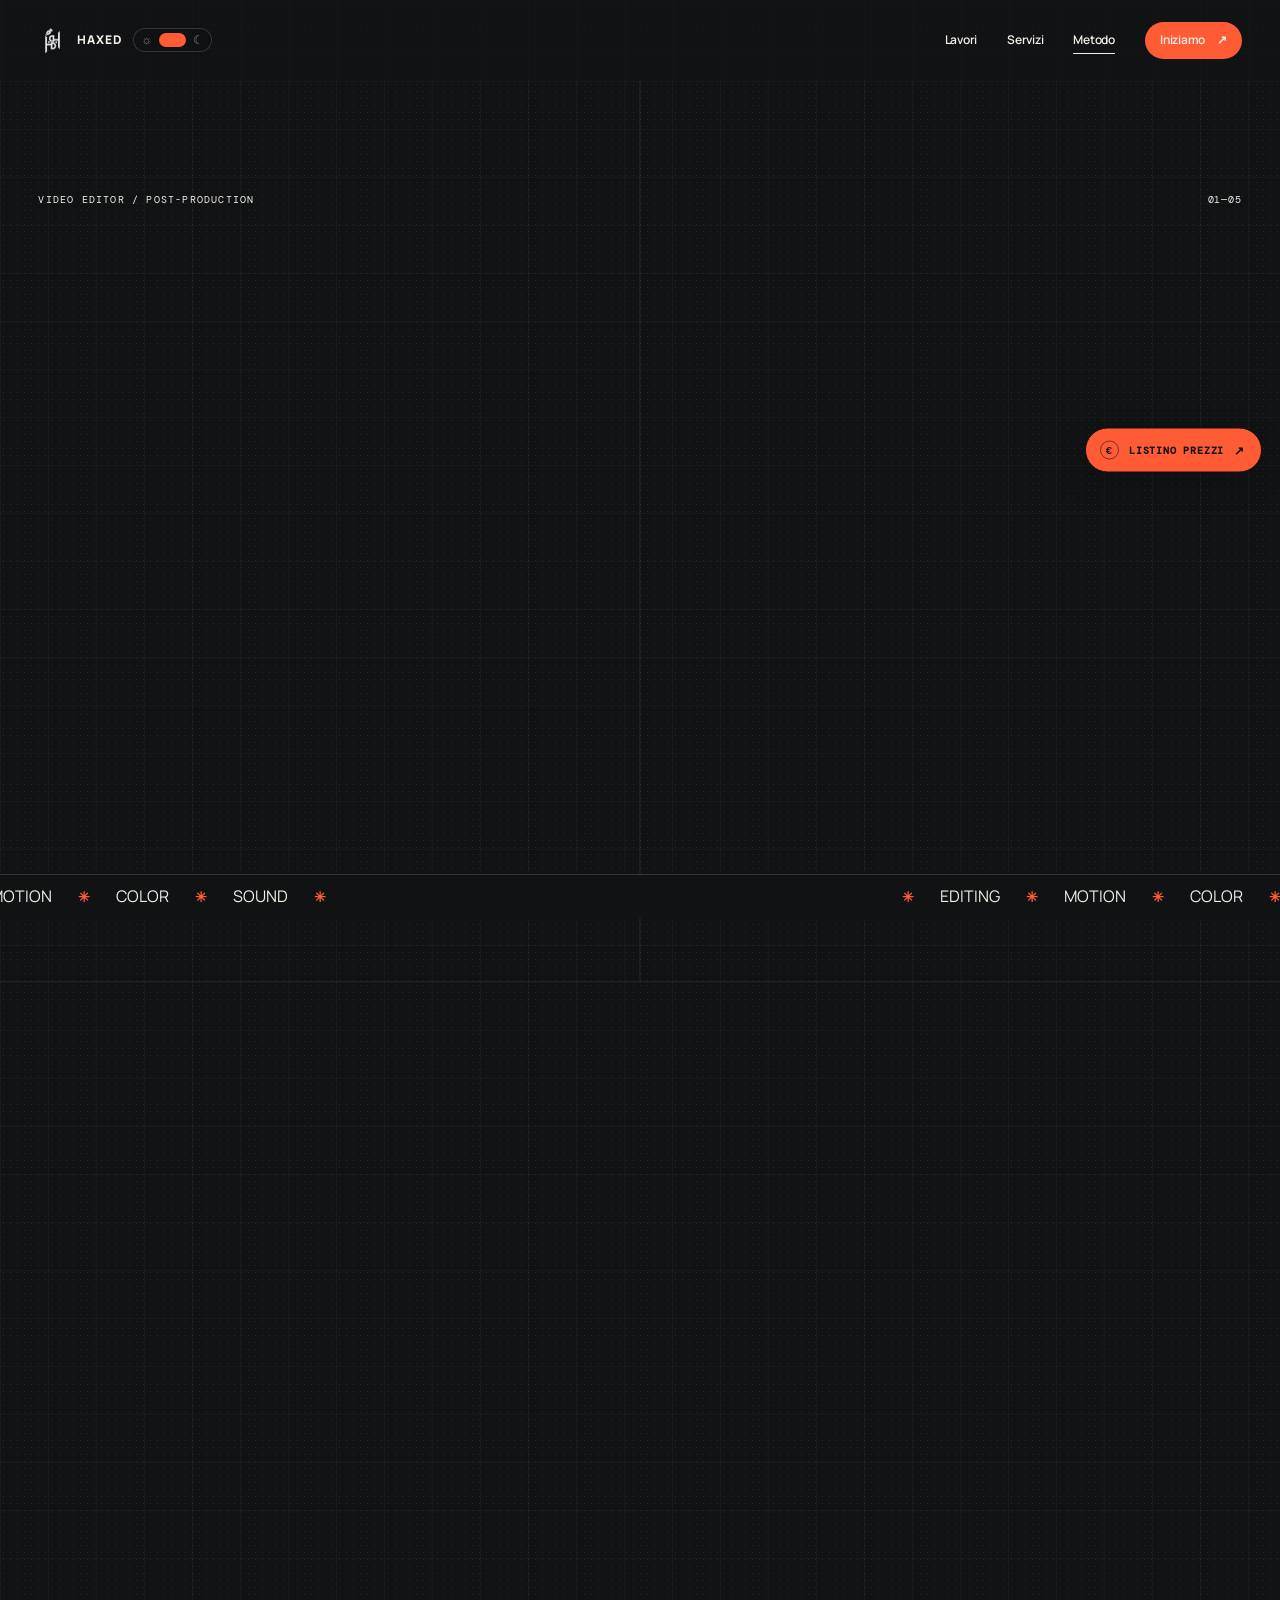
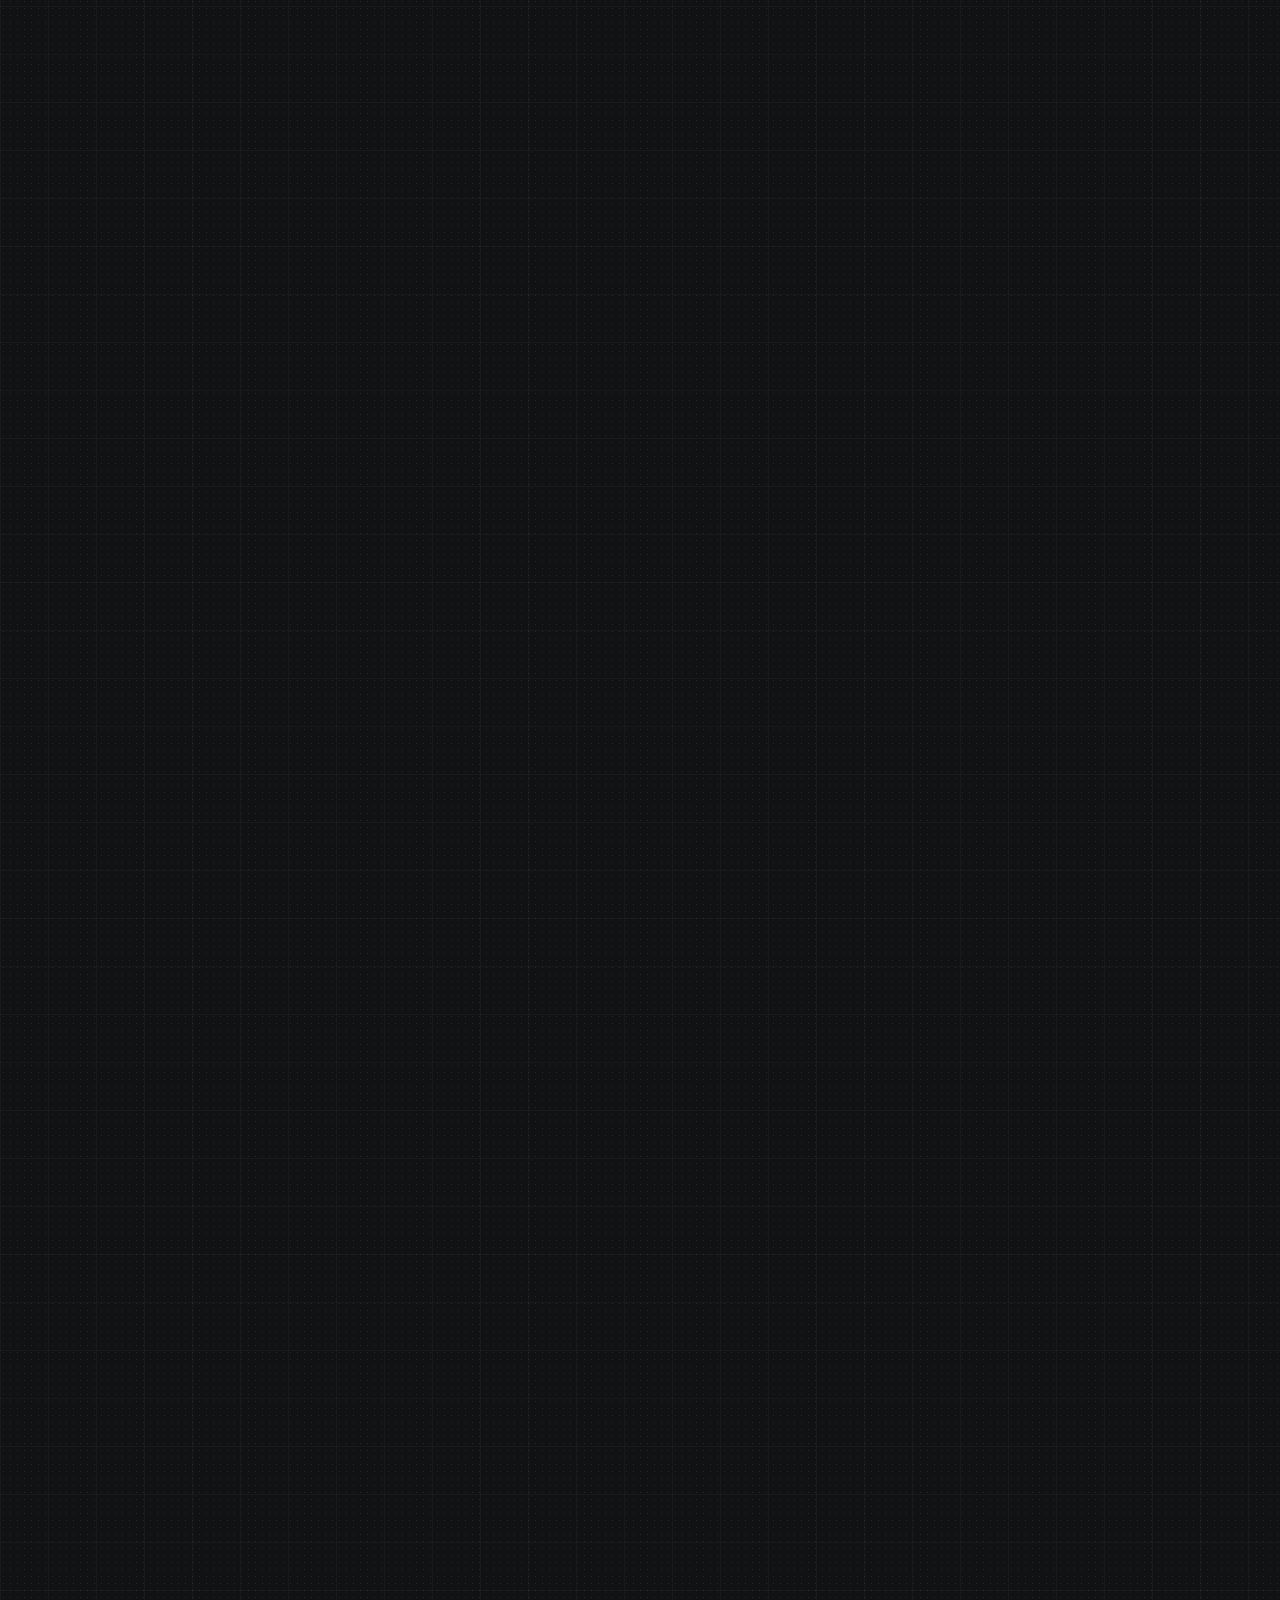
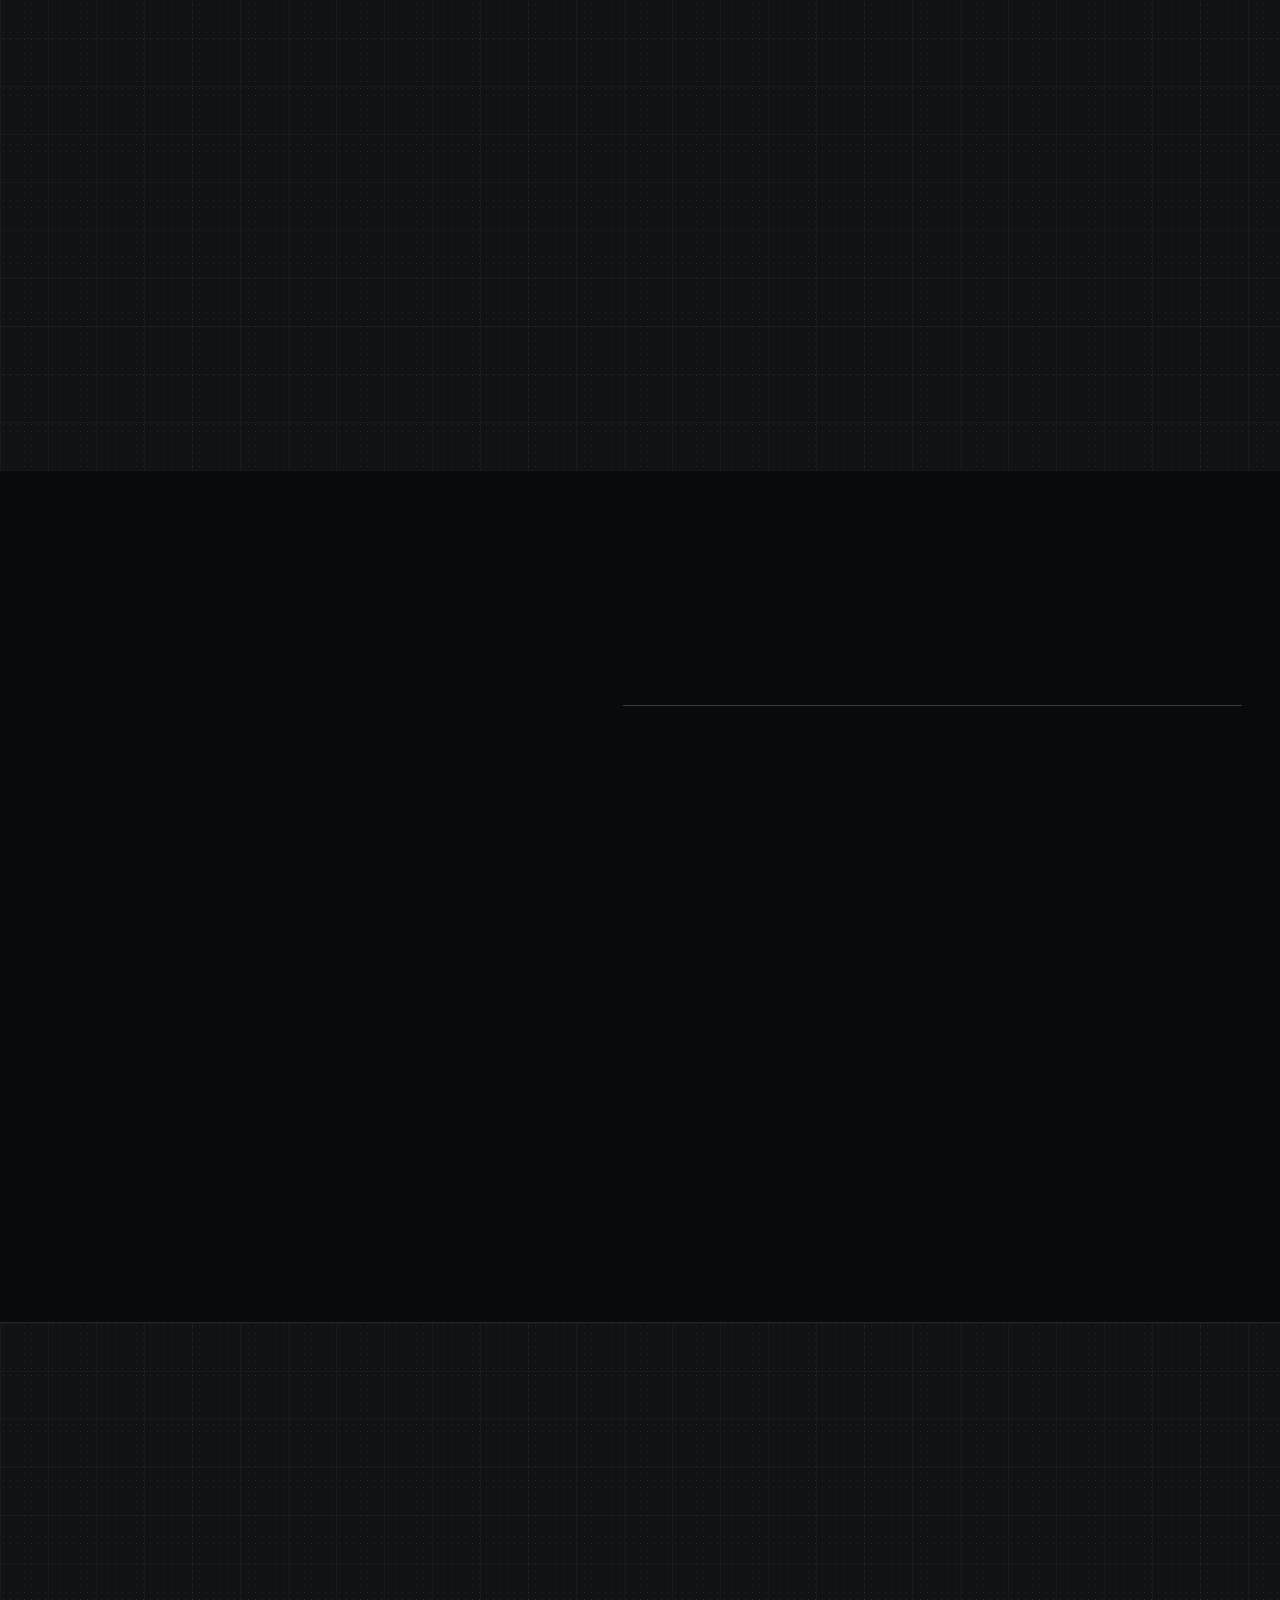
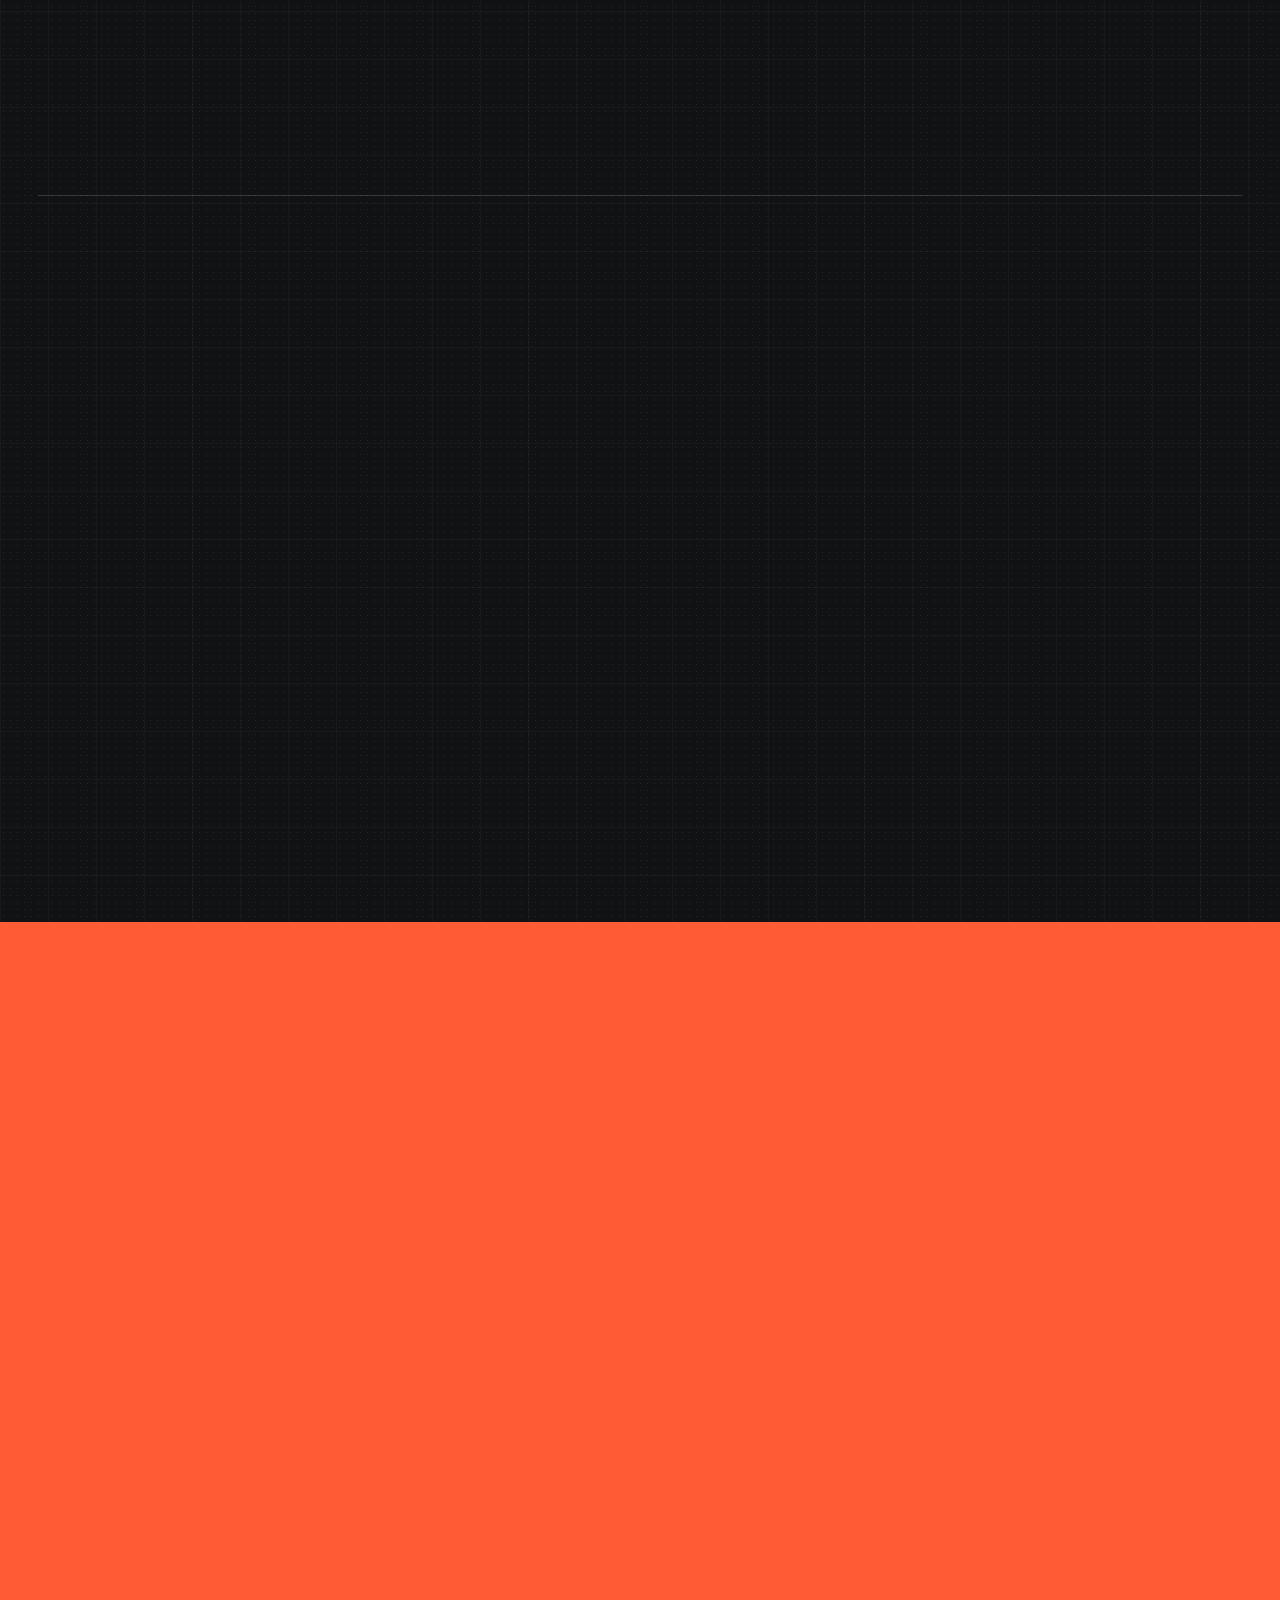
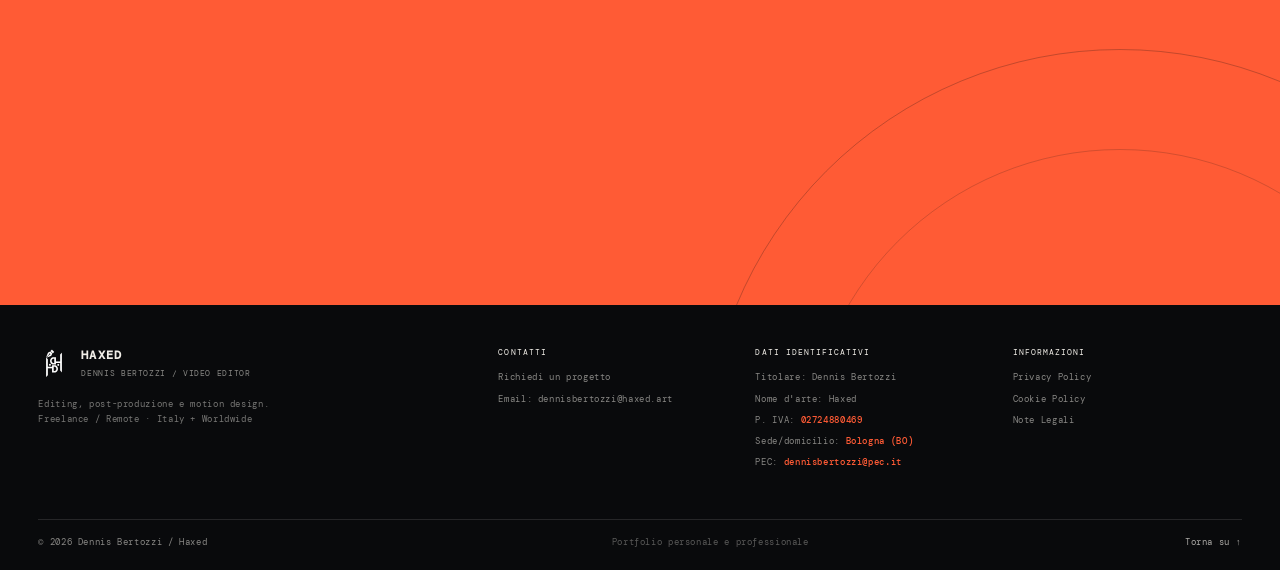
<file: index.html>
<!doctype html>
<html lang="it">
<head>
  <meta charset="utf-8">
  <meta name="viewport" content="width=device-width, initial-scale=1">
  <meta name="description" content="Portfolio di un video editor freelance: editing, post-produzione e motion per brand, creator e campagne.">
  <meta name="theme-color" content="#111214">
  <meta property="og:title" content="HAXED — Video Editor">
  <meta property="og:description" content="Editing, post-produzione e motion design.">
  <meta property="og:image" content="assets/img/og-image.jpg">
  <meta property="og:type" content="website">
  <title>HAXED — Video Editor</title>
  <link rel="icon" href="favicon.ico" sizes="any">
  <link rel="stylesheet" href="assets/css/reset.css">
  <link rel="stylesheet" href="assets/css/variables.css">
  <link rel="stylesheet" href="assets/css/main.css">
  <link rel="stylesheet" href="assets/css/mobile.css">
  <link rel="stylesheet" href="assets/css/header-fix.css">
</head>
<body class="dark-mode">
  <div class="scroll-progress" aria-hidden="true"><span></span></div>

  <header class="site-header" id="top">
    <div class="header-left">
      <a class="brand" href="#top" aria-label="Haxed home">
        <span class="brand-logo-wrap" aria-hidden="true"><img class="brand-logo brand-logo-light" src="assets/img/branding/logo-black.png" alt=""><img class="brand-logo brand-logo-dark" src="assets/img/branding/logo-white.png" alt=""></span><span>HAXED</span>
      </a>
      <button class="theme-toggle" type="button" aria-label="Passa alla white mode" aria-pressed="true" title="Passa alla white mode">
        <span class="theme-icon theme-sun">☼</span>
        <span class="theme-track"><span class="theme-knob"></span></span>
        <span class="theme-icon theme-moon">☾</span>
      </button>
    </div>

    <button class="menu-toggle" type="button" aria-expanded="false" aria-controls="site-nav">
      <span>Menu</span><i></i>
    </button>

    <nav class="site-nav" id="site-nav" aria-label="Navigazione principale">
      <a href="#work" data-nav="work">Lavori</a>
      <a href="#services" data-nav="services">Servizi</a>
      <a href="#process" data-nav="process">Metodo</a>
      <a class="nav-contact" href="#contact">Iniziamo <span>↗</span></a>
    </nav>
  </header>

  <main>
    <section class="hero">
      <div class="hero-noise" aria-hidden="true"></div>
      <div class="hero-top">
        <p class="overline">VIDEO EDITOR / POST-PRODUCTION</p>
        <p class="hero-index">01—05</p>
      </div>

      <div class="hero-grid">
        <div class="hero-copy reveal">
          <p class="eyebrow"><span class="live-dot"></span> Available for selected projects</p>
          <h1>Stories built<br><em>in the cut.</em></h1>
          <p class="hero-lead">Prendo ore di girato, idee sparse e una direzione creativa e li trasformo in video con un ritmo che non chiede permesso.</p>
          <a class="text-link" href="#work">Guarda i lavori <span>↓</span></a>
        </div>

        <div class="hero-frame reveal reveal-delay" aria-label="Anteprima reel">
          <div class="frame-top">
            <span>REEL / 02:14</span>
            <span>00:47:18:09</span>
          </div>
          <div class="frame-art">
            <div class="art-cross"></div>
            <div class="art-word">CUT<br><span>WITH<br>INTENT</span></div>
            <div class="art-caption">EDITORIAL MOTION STUDY / 2026</div>
          </div>
          <div class="frame-bottom">
            <span>PLAY REEL</span>
            <button class="play-button" type="button" aria-label="Avvia reel">▶</button>
          </div>
        </div>
      </div>

      <div class="hero-ticker" aria-hidden="true">
        <div class="ticker-track">
          <div class="ticker-set"><b>✳</b><span>EDITING</span><b>✳</b><span>MOTION</span><b>✳</b><span>COLOR</span><b>✳</b><span>SOUND</span><b>✳</b></div>
          <div class="ticker-set"><b>✳</b><span>EDITING</span><b>✳</b><span>MOTION</span><b>✳</b><span>COLOR</span><b>✳</b><span>SOUND</span><b>✳</b></div>
          <div class="ticker-set"><b>✳</b><span>EDITING</span><b>✳</b><span>MOTION</span><b>✳</b><span>COLOR</span><b>✳</b><span>SOUND</span><b>✳</b></div>
        </div>
      </div>
    </section>

    <section class="work section" id="work">
      <div class="section-label reveal"><span>02</span><span>Selected work</span></div>
      <div class="work-intro reveal">
        <h2>Quattro modi<br>di <em>raccontare.</em></h2>
        <p>Commercial, documentary, social e branded content. Ogni progetto parte da una domanda diversa, quindi anche il montaggio deve esserlo.</p>
      </div>
      <div class="project-list">
        <article class="project project-wide reveal"><div class="project-visual visual-a"><span class="project-code">HXD—001</span><span class="visual-shape"></span><span class="visual-number">01</span></div><div class="project-info"><div><span class="project-type">BRANDED FILM / 2026</span><h3>Northbound</h3></div><span class="project-arrow">↗</span></div></article>
        <article class="project project-half reveal"><div class="project-visual visual-b"><span class="project-code">HXD—002</span><span class="visual-shape"></span><span class="visual-number">02</span></div><div class="project-info"><div><span class="project-type">DOCUMENTARY / 2026</span><h3>Second Nature</h3></div><span class="project-arrow">↗</span></div></article>
        <article class="project project-half reveal"><div class="project-visual visual-c"><span class="project-code">HXD—003</span><span class="visual-shape"></span><span class="visual-number">03</span></div><div class="project-info"><div><span class="project-type">SOCIAL CAMPAIGN / 2025</span><h3>Night Shift</h3></div><span class="project-arrow">↗</span></div></article>
        <article class="project project-wide reveal"><div class="project-visual visual-d"><span class="project-code">HXD—004</span><span class="visual-shape"></span><span class="visual-number">04</span></div><div class="project-info"><div><span class="project-type">MUSIC / 2025</span><h3>Low Frequency</h3></div><span class="project-arrow">↗</span></div></article>
      </div>
    </section>

    <section class="no-grid services section" id="services">
      <div class="section-label reveal"><span>03</span><span>What I do</span></div>
      <div class="services-grid"><div class="services-title reveal"><h2>Non faccio<br>solo <em>montaggio.</em></h2></div><div class="service-stack"><article class="service reveal"><span class="service-num">01</span><div><h3>Editing</h3><p>Story structure, pacing, selects, multicam e versioning. Dal rough cut al master.</p></div><span class="service-symbol">+</span></article><article class="service reveal"><span class="service-num">02</span><div><h3>Motion</h3><p>Typography, transitions, screen graphics e sistemi visivi che seguono il ritmo.</p></div><span class="service-symbol">+</span></article><article class="service reveal"><span class="service-num">03</span><div><h3>Finishing</h3><p>Color pass, sound polish, cleanup, subtitles e delivery per ogni piattaforma.</p></div><span class="service-symbol">+</span></article></div></div>
    </section>

    <section class="process section" id="process">
      <div class="section-label reveal"><span>04</span><span>Process</span></div>
      <div class="process-head reveal"><h2>Un processo<br>senza <em>fumo.</em></h2><p>Il lavoro creativo funziona meglio quando il percorso è chiaro. Quattro passaggi, feedback puntuali, file ordinati.</p></div>
      <ol class="process-list"><li class="process-item reveal"><span class="process-num">01</span><div><h3>Brief</h3><p>Obiettivo, reference, audience, formato e cosa deve restare in testa.</p></div><span class="process-mark">↘</span></li><li class="process-item reveal"><span class="process-num">02</span><div><h3>Assembly</h3><p>Seleziono, organizzo e costruisco la prima traiettoria narrativa.</p></div><span class="process-mark">↘</span></li><li class="process-item reveal"><span class="process-num">03</span><div><h3>Refine</h3><p>Ritmo, sound, motion e dettagli. Qui il montaggio trova la sua voce.</p></div><span class="process-mark">↘</span></li><li class="process-item reveal"><span class="process-num">04</span><div><h3>Deliver</h3><p>Master, cutdown, vertical, captions e tutti i formati che servono.</p></div><span class="process-mark">↘</span></li></ol>
    </section>

    <section class="contact section" id="contact">
      <div class="contact-orbit" aria-hidden="true"></div>
      <div class="section-label reveal"><span>05</span><span>Contact</span></div>
      <div class="contact-content reveal">
        <p class="overline">HAVE A PROJECT?</p>
        <h2>Mandami<br>il <em>materiale.</em></h2>
        <form class="contact-form" id="contact-form" action="/api/contact" method="post" novalidate>
          <div class="contact-form-grid">
            <label class="contact-field">
              <span>Nome / Azienda</span>
              <input type="text" name="name" autocomplete="name" maxlength="120" required placeholder="Nome o azienda">
            </label>
            <label class="contact-field">
              <span>Mail</span>
              <input type="email" name="email" autocomplete="email" maxlength="254" required placeholder="nome@azienda.it">
            </label>
          </div>
          <label class="contact-field contact-field-message">
            <span>Richiesta</span>
            <textarea name="message" rows="5" maxlength="5000" required placeholder="Raccontami il progetto, cosa ti serve e le tempistiche."></textarea>
          </label>
          <div class="contact-form-bottom">
            <input class="contact-honeypot" type="text" name="website" tabindex="-1" autocomplete="off" aria-hidden="true">
            <p class="contact-form-note">I dati inseriti vengono usati per rispondere alla richiesta. <a href="privacy-policy.html">Privacy Policy</a></p>
            <button class="contact-submit" type="submit">Invia richiesta <span>↗</span></button>
          </div>
          <p class="contact-form-status" id="contact-form-status" role="status" aria-live="polite"></p>
        </form>
      </div>
      <div class="contact-meta reveal"><span>Freelance / Remote</span><span>Italy + Worldwide</span><span>© 2026 Dennis Bertozzi / Haxed</span></div>
    </section>
  </main>

  <button class="pricing-trigger" type="button" data-pricing-trigger aria-expanded="false" aria-controls="pricing-panel">Listino prezzi</button>

  <div class="pricing-panel" id="pricing-panel" data-pricing-panel aria-hidden="true">
    <div class="pricing-card" role="dialog" aria-modal="true" aria-labelledby="pricing-title">
      <div class="pricing-head">
        <div>
          <p class="pricing-kicker">HAXED / PRICE LIST</p>
          <h2 class="pricing-title" id="pricing-title">Listino<br><em>base.</em></h2>
        </div>
        <button class="pricing-close" type="button" data-pricing-close aria-label="Chiudi listino prezzi">×</button>
      </div>
      <div class="pricing-list">
        <article class="pricing-item">
          <div><h3>Editing video</h3><p>Montaggio, selezione, struttura narrativa, pacing e delivery del master.</p></div>
          <strong class="pricing-price">da 150 €</strong>
        </article>
        <article class="pricing-item">
          <div><h3>Reel / Short form</h3><p>Video verticali per social, cut dinamici, sottotitoli e adattamento formato.</p></div>
          <strong class="pricing-price">da 90 €</strong>
        </article>
        <article class="pricing-item">
          <div><h3>Motion graphics</h3><p>Typography, animazioni, transizioni e grafiche integrate nel montaggio.</p></div>
          <strong class="pricing-price">da 180 €</strong>
        </article>
        <article class="pricing-item">
          <div><h3>Color &amp; finishing</h3><p>Color pass, cleanup, sound polish, captions e preparazione alla consegna.</p></div>
          <strong class="pricing-price">da 100 €</strong>
        </article>
        <article class="pricing-item">
          <div><h3>Pacchetto completo</h3><p>Editing + motion + finishing per un progetto con esigenze più articolate.</p></div>
          <strong class="pricing-price">da 350 €</strong>
        </article>
      </div>
      <p class="pricing-note">Prezzi indicativi di partenza. Il preventivo finale dipende da durata, quantità di materiale, complessità, revisioni e formati richiesti.</p>
    </div>
  </div>

  <footer class="site-footer" id="legal">
    <div class="footer-identity"><div class="footer-brand"><img class="footer-logo footer-logo-light" src="assets/img/branding/logo-black.png" alt="Haxed"><img class="footer-logo footer-logo-dark" src="assets/img/branding/logo-white.png" alt="Haxed"><div><strong>HAXED</strong><span>DENNIS BERTOZZI / VIDEO EDITOR</span></div></div><p>Editing, post-produzione e motion design.<br>Freelance / Remote · Italy + Worldwide</p></div>
    <div class="footer-links"><div class="footer-col"><span class="footer-label">CONTATTI</span><a href="#contact">Richiedi un progetto</a><a href="mailto:dennisbertozzi@haxed.art">Email: dennisbertozzi@haxed.art</a></div><div class="footer-col"><span class="footer-label">DATI IDENTIFICATIVI</span><span>Titolare: Dennis Bertozzi</span><span>Nome d'arte: Haxed</span><span>P. IVA: <b>02724880469</b></span><span>Sede/domicilio: <b>Bologna (BO)</b></span><span>PEC: <b>dennisbertozzi@pec.it</b></span></div><div class="footer-col"><span class="footer-label">INFORMAZIONI</span><a href="privacy-policy.html">Privacy Policy</a><a href="cookie-policy.html">Cookie Policy</a><a href="note-legali.html">Note Legali</a></div></div>
    <div class="footer-bottom"><span>© 2026 Dennis Bertozzi / Haxed</span><span>Portfolio personale e professionale</span><a href="#top">Torna su ↑</a></div>
  </footer>

  <div class="cursor-glow" aria-hidden="true"></div>
  <div class="ambient-glows" aria-hidden="true"><span></span><span></span><span></span><span></span><span></span></div>
  <script type="module" src="assets/js/main.js"></script>
</body>
</html>
</file>
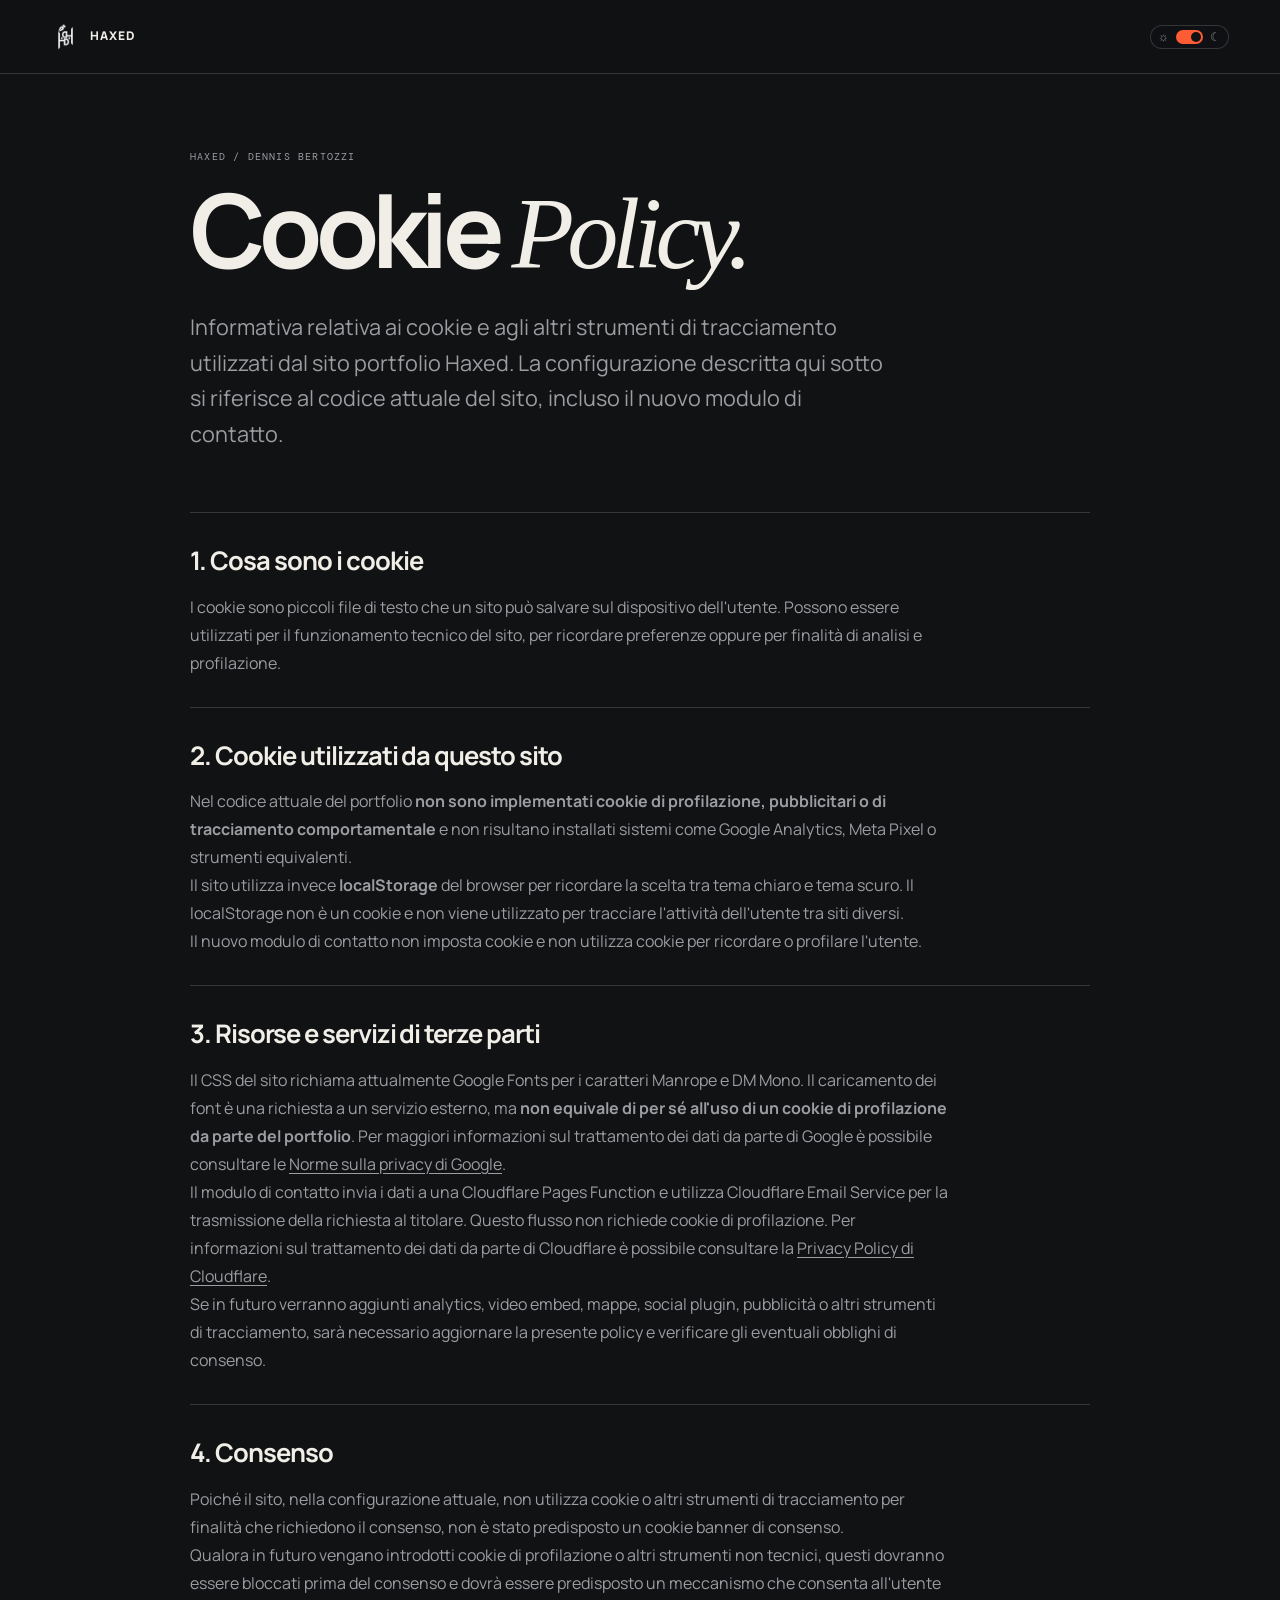
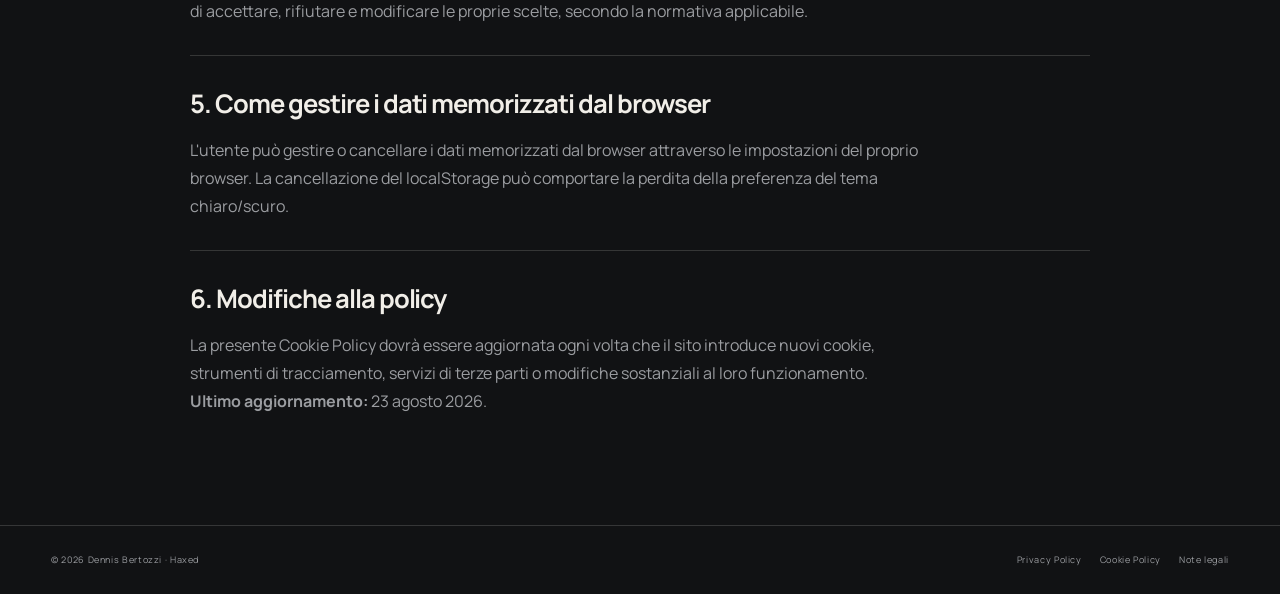
<file: cookie-policy.html>
<!doctype html>
<html lang="it">
<head>
  <meta charset="utf-8">
  <meta name="viewport" content="width=device-width, initial-scale=1">
  <meta name="description" content="Cookie Policy di Haxed — Dennis Bertozzi.">
  <title>Cookie Policy — HAXED</title>
  <link rel="icon" href="favicon.ico" sizes="any">
  <link rel="stylesheet" href="assets/css/reset.css">
  <link rel="stylesheet" href="assets/css/variables.css">
  <link rel="stylesheet" href="assets/css/main.css">
  <link rel="stylesheet" href="assets/css/mobile.css">
</head>
<body class="dark-mode legal-document">
  <header class="legal-header">
    <div class="brand" aria-label="Haxed">
      <span class="brand-logo-wrap" aria-hidden="true"><img class="brand-logo brand-logo-light" src="assets/img/branding/logo-black.png" alt=""><img class="brand-logo brand-logo-dark" src="assets/img/branding/logo-white.png" alt=""></span>
      <span>HAXED</span>
    </div>
    <button class="theme-toggle" type="button" aria-label="Passa alla white mode" aria-pressed="true" title="Passa alla white mode">
      <span class="theme-icon theme-sun">☼</span><span class="theme-track"><span class="theme-knob"></span></span><span class="theme-icon theme-moon">☾</span>
    </button>
  </header>

  <main class="legal-page">
    <article class="legal-wrap">
      <p class="legal-kicker">HAXED / DENNIS BERTOZZI</p>
      <h1>Cookie <em>Policy.</em></h1>
      <p class="legal-intro">Informativa relativa ai cookie e agli altri strumenti di tracciamento utilizzati dal sito portfolio Haxed. La configurazione descritta qui sotto si riferisce al codice attuale del sito, incluso il nuovo modulo di contatto.</p>

      <section class="legal-section">
        <h2>1. Cosa sono i cookie</h2>
        <p>I cookie sono piccoli file di testo che un sito può salvare sul dispositivo dell'utente. Possono essere utilizzati per il funzionamento tecnico del sito, per ricordare preferenze oppure per finalità di analisi e profilazione.</p>
      </section>

      <section class="legal-section">
        <h2>2. Cookie utilizzati da questo sito</h2>
        <p>Nel codice attuale del portfolio <strong>non sono implementati cookie di profilazione, pubblicitari o di tracciamento comportamentale</strong> e non risultano installati sistemi come Google Analytics, Meta Pixel o strumenti equivalenti.</p>
        <p>Il sito utilizza invece <strong>localStorage</strong> del browser per ricordare la scelta tra tema chiaro e tema scuro. Il localStorage non è un cookie e non viene utilizzato per tracciare l'attività dell'utente tra siti diversi.</p>
        <p>Il nuovo modulo di contatto non imposta cookie e non utilizza cookie per ricordare o profilare l'utente.</p>
      </section>

      <section class="legal-section">
        <h2>3. Risorse e servizi di terze parti</h2>
        <p>Il CSS del sito richiama attualmente Google Fonts per i caratteri Manrope e DM Mono. Il caricamento dei font è una richiesta a un servizio esterno, ma <strong>non equivale di per sé all'uso di un cookie di profilazione da parte del portfolio</strong>. Per maggiori informazioni sul trattamento dei dati da parte di Google è possibile consultare le <a href="https://policies.google.com/privacy?hl=it" target="_blank" rel="noopener noreferrer">Norme sulla privacy di Google</a>.</p>
        <p>Il modulo di contatto invia i dati a una Cloudflare Pages Function e utilizza Cloudflare Email Service per la trasmissione della richiesta al titolare. Questo flusso non richiede cookie di profilazione. Per informazioni sul trattamento dei dati da parte di Cloudflare è possibile consultare la <a href="https://www.cloudflare.com/privacypolicy/" target="_blank" rel="noopener noreferrer">Privacy Policy di Cloudflare</a>.</p>
        <p>Se in futuro verranno aggiunti analytics, video embed, mappe, social plugin, pubblicità o altri strumenti di tracciamento, sarà necessario aggiornare la presente policy e verificare gli eventuali obblighi di consenso.</p>
      </section>

      <section class="legal-section">
        <h2>4. Consenso</h2>
        <p>Poiché il sito, nella configurazione attuale, non utilizza cookie o altri strumenti di tracciamento per finalità che richiedono il consenso, non è stato predisposto un cookie banner di consenso.</p>
        <p>Qualora in futuro vengano introdotti cookie di profilazione o altri strumenti non tecnici, questi dovranno essere bloccati prima del consenso e dovrà essere predisposto un meccanismo che consenta all'utente di accettare, rifiutare e modificare le proprie scelte, secondo la normativa applicabile.</p>
      </section>

      <section class="legal-section">
        <h2>5. Come gestire i dati memorizzati dal browser</h2>
        <p>L'utente può gestire o cancellare i dati memorizzati dal browser attraverso le impostazioni del proprio browser. La cancellazione del localStorage può comportare la perdita della preferenza del tema chiaro/scuro.</p>
      </section>

      <section class="legal-section">
        <h2>6. Modifiche alla policy</h2>
        <p>La presente Cookie Policy dovrà essere aggiornata ogni volta che il sito introduce nuovi cookie, strumenti di tracciamento, servizi di terze parti o modifiche sostanziali al loro funzionamento.</p>
        <p><strong>Ultimo aggiornamento:</strong> 23 agosto 2026.</p>
      </section>
    </article>
  </main>

  <footer class="legal-footer">
    <span>© 2026 Dennis Bertozzi · Haxed</span>
    <nav aria-label="Pagine legali">
      <a href="privacy-policy.html">Privacy Policy</a>
      <a href="cookie-policy.html">Cookie Policy</a>
      <a href="note-legali.html">Note legali</a>
    </nav>
  </footer>
  <script src="assets/js/theme.js"></script>
</body>
</html>
</file>
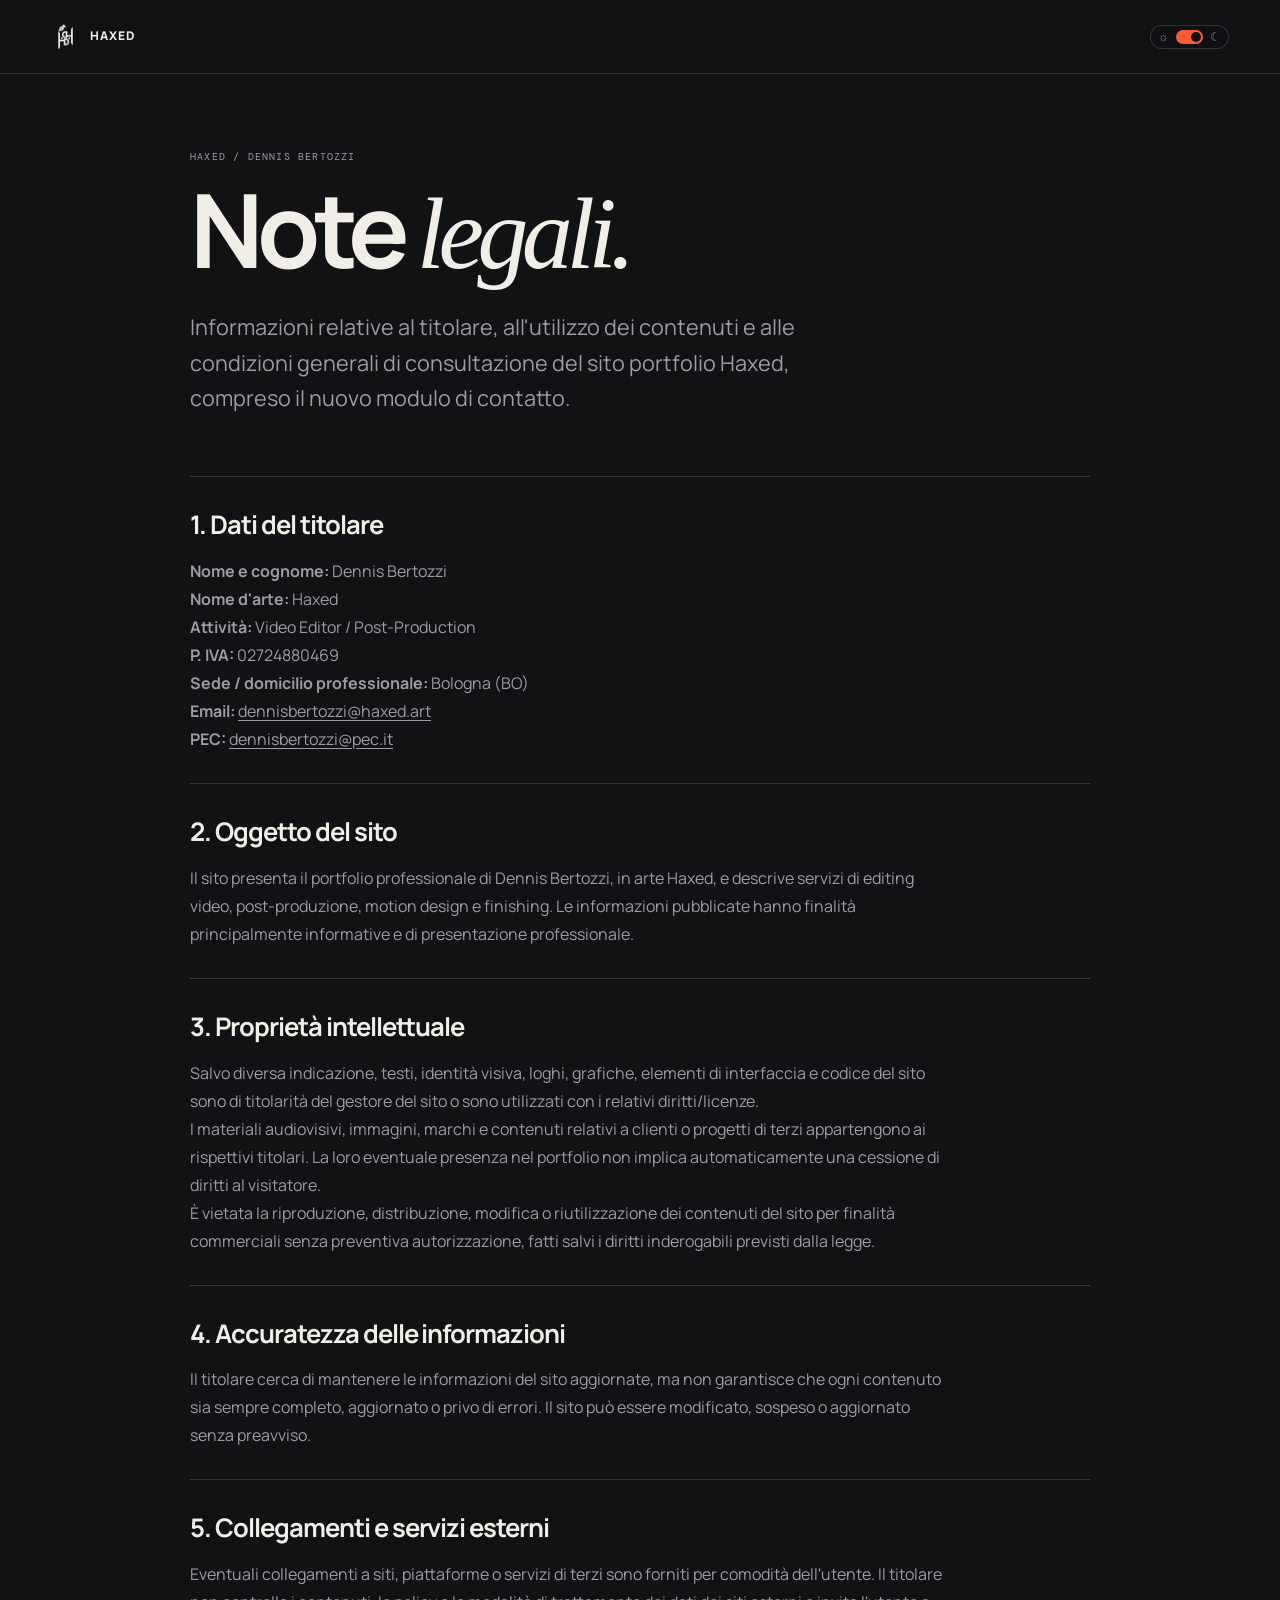
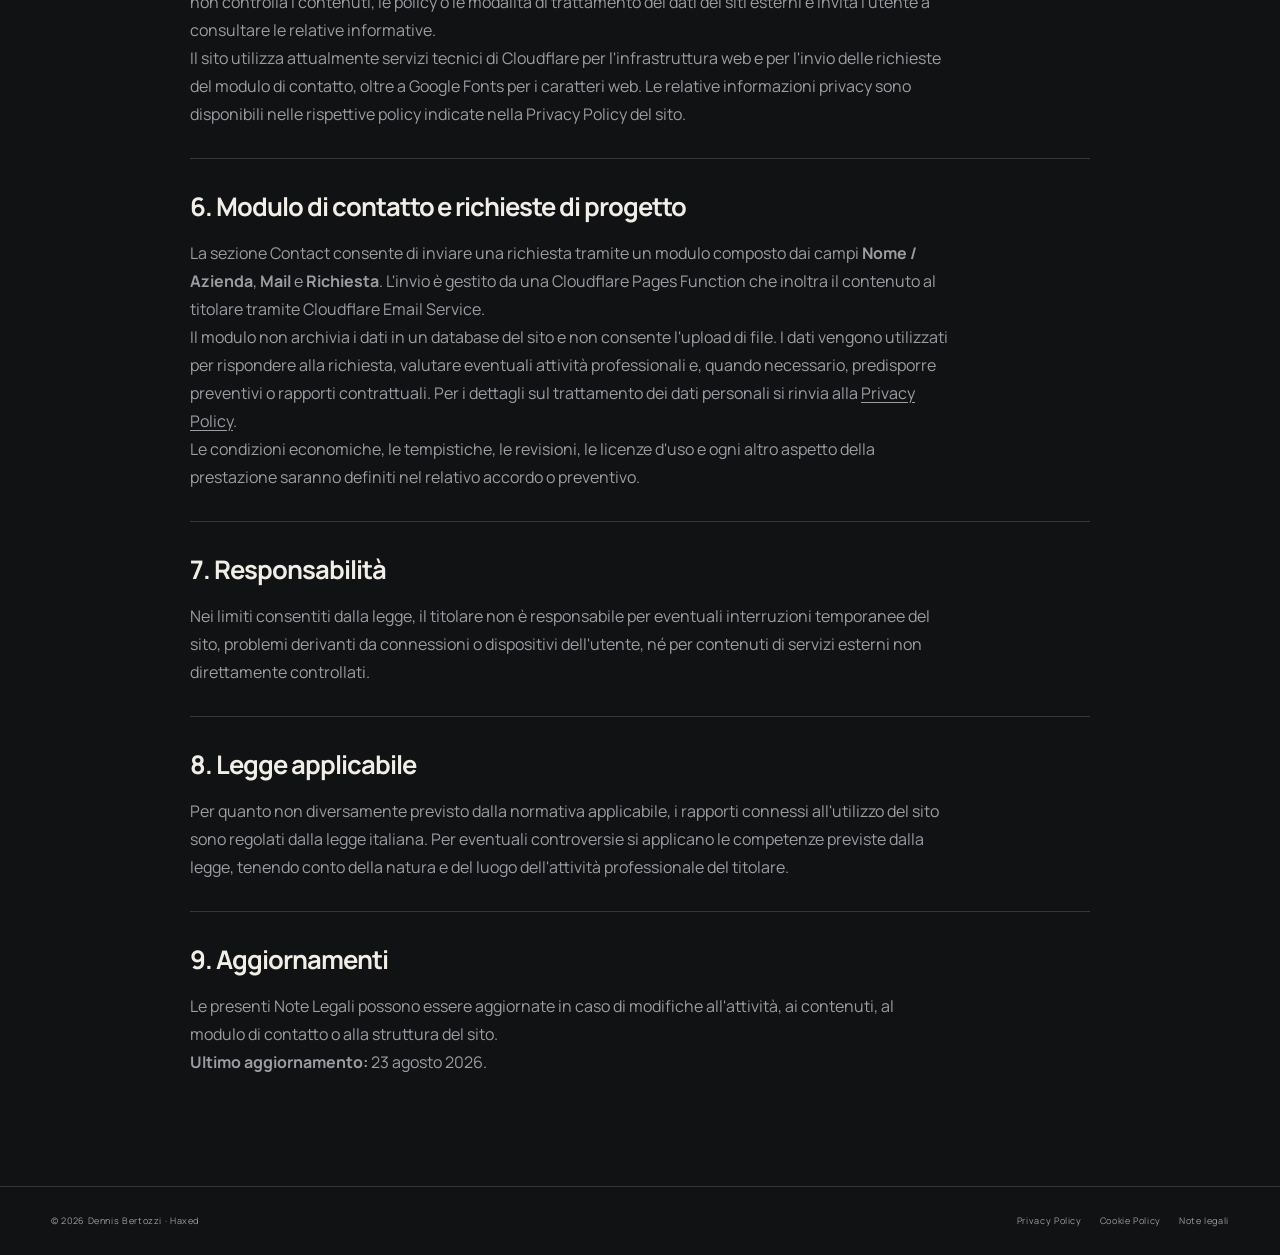
<file: note-legali.html>
<!doctype html>
<html lang="it">
<head>
  <meta charset="utf-8">
  <meta name="viewport" content="width=device-width, initial-scale=1">
  <meta name="description" content="Note legali del sito Haxed — Dennis Bertozzi.">
  <title>Note legali — HAXED</title>
  <link rel="icon" href="favicon.ico" sizes="any">
  <link rel="stylesheet" href="assets/css/reset.css">
  <link rel="stylesheet" href="assets/css/variables.css">
  <link rel="stylesheet" href="assets/css/main.css">
  <link rel="stylesheet" href="assets/css/mobile.css">
</head>
<body class="dark-mode legal-document">
  <header class="legal-header">
    <div class="brand" aria-label="Haxed">
      <span class="brand-logo-wrap" aria-hidden="true"><img class="brand-logo brand-logo-light" src="assets/img/branding/logo-black.png" alt=""><img class="brand-logo brand-logo-dark" src="assets/img/branding/logo-white.png" alt=""></span>
      <span>HAXED</span>
    </div>
    <button class="theme-toggle" type="button" aria-label="Passa alla white mode" aria-pressed="true" title="Passa alla white mode">
      <span class="theme-icon theme-sun">☼</span><span class="theme-track"><span class="theme-knob"></span></span><span class="theme-icon theme-moon">☾</span>
    </button>
  </header>

  <main class="legal-page">
    <article class="legal-wrap">
      <p class="legal-kicker">HAXED / DENNIS BERTOZZI</p>
      <h1>Note <em>legali.</em></h1>
      <p class="legal-intro">Informazioni relative al titolare, all'utilizzo dei contenuti e alle condizioni generali di consultazione del sito portfolio Haxed, compreso il nuovo modulo di contatto.</p>

      <section class="legal-section">
        <h2>1. Dati del titolare</h2>
        <p><strong>Nome e cognome:</strong> Dennis Bertozzi</p>
        <p><strong>Nome d'arte:</strong> Haxed</p>
        <p><strong>Attività:</strong> Video Editor / Post-Production</p>
        <p><strong>P. IVA:</strong> 02724880469</p>
        <p><strong>Sede / domicilio professionale:</strong> Bologna (BO)</p>
        <p><strong>Email:</strong> <a href="mailto:dennisbertozzi@haxed.art">dennisbertozzi@haxed.art</a></p>
        <p><strong>PEC:</strong> <a href="mailto:dennisbertozzi@pec.it">dennisbertozzi@pec.it</a></p>
      </section>

      <section class="legal-section">
        <h2>2. Oggetto del sito</h2>
        <p>Il sito presenta il portfolio professionale di Dennis Bertozzi, in arte Haxed, e descrive servizi di editing video, post-produzione, motion design e finishing. Le informazioni pubblicate hanno finalità principalmente informative e di presentazione professionale.</p>
      </section>

      <section class="legal-section">
        <h2>3. Proprietà intellettuale</h2>
        <p>Salvo diversa indicazione, testi, identità visiva, loghi, grafiche, elementi di interfaccia e codice del sito sono di titolarità del gestore del sito o sono utilizzati con i relativi diritti/licenze.</p>
        <p>I materiali audiovisivi, immagini, marchi e contenuti relativi a clienti o progetti di terzi appartengono ai rispettivi titolari. La loro eventuale presenza nel portfolio non implica automaticamente una cessione di diritti al visitatore.</p>
        <p>È vietata la riproduzione, distribuzione, modifica o riutilizzazione dei contenuti del sito per finalità commerciali senza preventiva autorizzazione, fatti salvi i diritti inderogabili previsti dalla legge.</p>
      </section>

      <section class="legal-section">
        <h2>4. Accuratezza delle informazioni</h2>
        <p>Il titolare cerca di mantenere le informazioni del sito aggiornate, ma non garantisce che ogni contenuto sia sempre completo, aggiornato o privo di errori. Il sito può essere modificato, sospeso o aggiornato senza preavviso.</p>
      </section>

      <section class="legal-section">
        <h2>5. Collegamenti e servizi esterni</h2>
        <p>Eventuali collegamenti a siti, piattaforme o servizi di terzi sono forniti per comodità dell'utente. Il titolare non controlla i contenuti, le policy o le modalità di trattamento dei dati dei siti esterni e invita l'utente a consultare le relative informative.</p>
        <p>Il sito utilizza attualmente servizi tecnici di Cloudflare per l'infrastruttura web e per l'invio delle richieste del modulo di contatto, oltre a Google Fonts per i caratteri web. Le relative informazioni privacy sono disponibili nelle rispettive policy indicate nella Privacy Policy del sito.</p>
      </section>

      <section class="legal-section">
        <h2>6. Modulo di contatto e richieste di progetto</h2>
        <p>La sezione Contact consente di inviare una richiesta tramite un modulo composto dai campi <strong>Nome / Azienda</strong>, <strong>Mail</strong> e <strong>Richiesta</strong>. L'invio è gestito da una Cloudflare Pages Function che inoltra il contenuto al titolare tramite Cloudflare Email Service.</p>
        <p>Il modulo non archivia i dati in un database del sito e non consente l'upload di file. I dati vengono utilizzati per rispondere alla richiesta, valutare eventuali attività professionali e, quando necessario, predisporre preventivi o rapporti contrattuali. Per i dettagli sul trattamento dei dati personali si rinvia alla <a href="privacy-policy.html">Privacy Policy</a>.</p>
        <p>Le condizioni economiche, le tempistiche, le revisioni, le licenze d'uso e ogni altro aspetto della prestazione saranno definiti nel relativo accordo o preventivo.</p>
      </section>

      <section class="legal-section">
        <h2>7. Responsabilità</h2>
        <p>Nei limiti consentiti dalla legge, il titolare non è responsabile per eventuali interruzioni temporanee del sito, problemi derivanti da connessioni o dispositivi dell'utente, né per contenuti di servizi esterni non direttamente controllati.</p>
      </section>

      <section class="legal-section">
        <h2>8. Legge applicabile</h2>
        <p>Per quanto non diversamente previsto dalla normativa applicabile, i rapporti connessi all'utilizzo del sito sono regolati dalla legge italiana. Per eventuali controversie si applicano le competenze previste dalla legge, tenendo conto della natura e del luogo dell'attività professionale del titolare.</p>
      </section>

      <section class="legal-section">
        <h2>9. Aggiornamenti</h2>
        <p>Le presenti Note Legali possono essere aggiornate in caso di modifiche all'attività, ai contenuti, al modulo di contatto o alla struttura del sito.</p>
        <p><strong>Ultimo aggiornamento:</strong> 23 agosto 2026.</p>
      </section>
    </article>
  </main>

  <footer class="legal-footer">
    <span>© 2026 Dennis Bertozzi · Haxed</span>
    <nav aria-label="Pagine legali">
      <a href="privacy-policy.html">Privacy Policy</a>
      <a href="cookie-policy.html">Cookie Policy</a>
      <a href="note-legali.html">Note legali</a>
    </nav>
  </footer>
  <script src="assets/js/theme.js"></script>
</body>
</html>
</file>
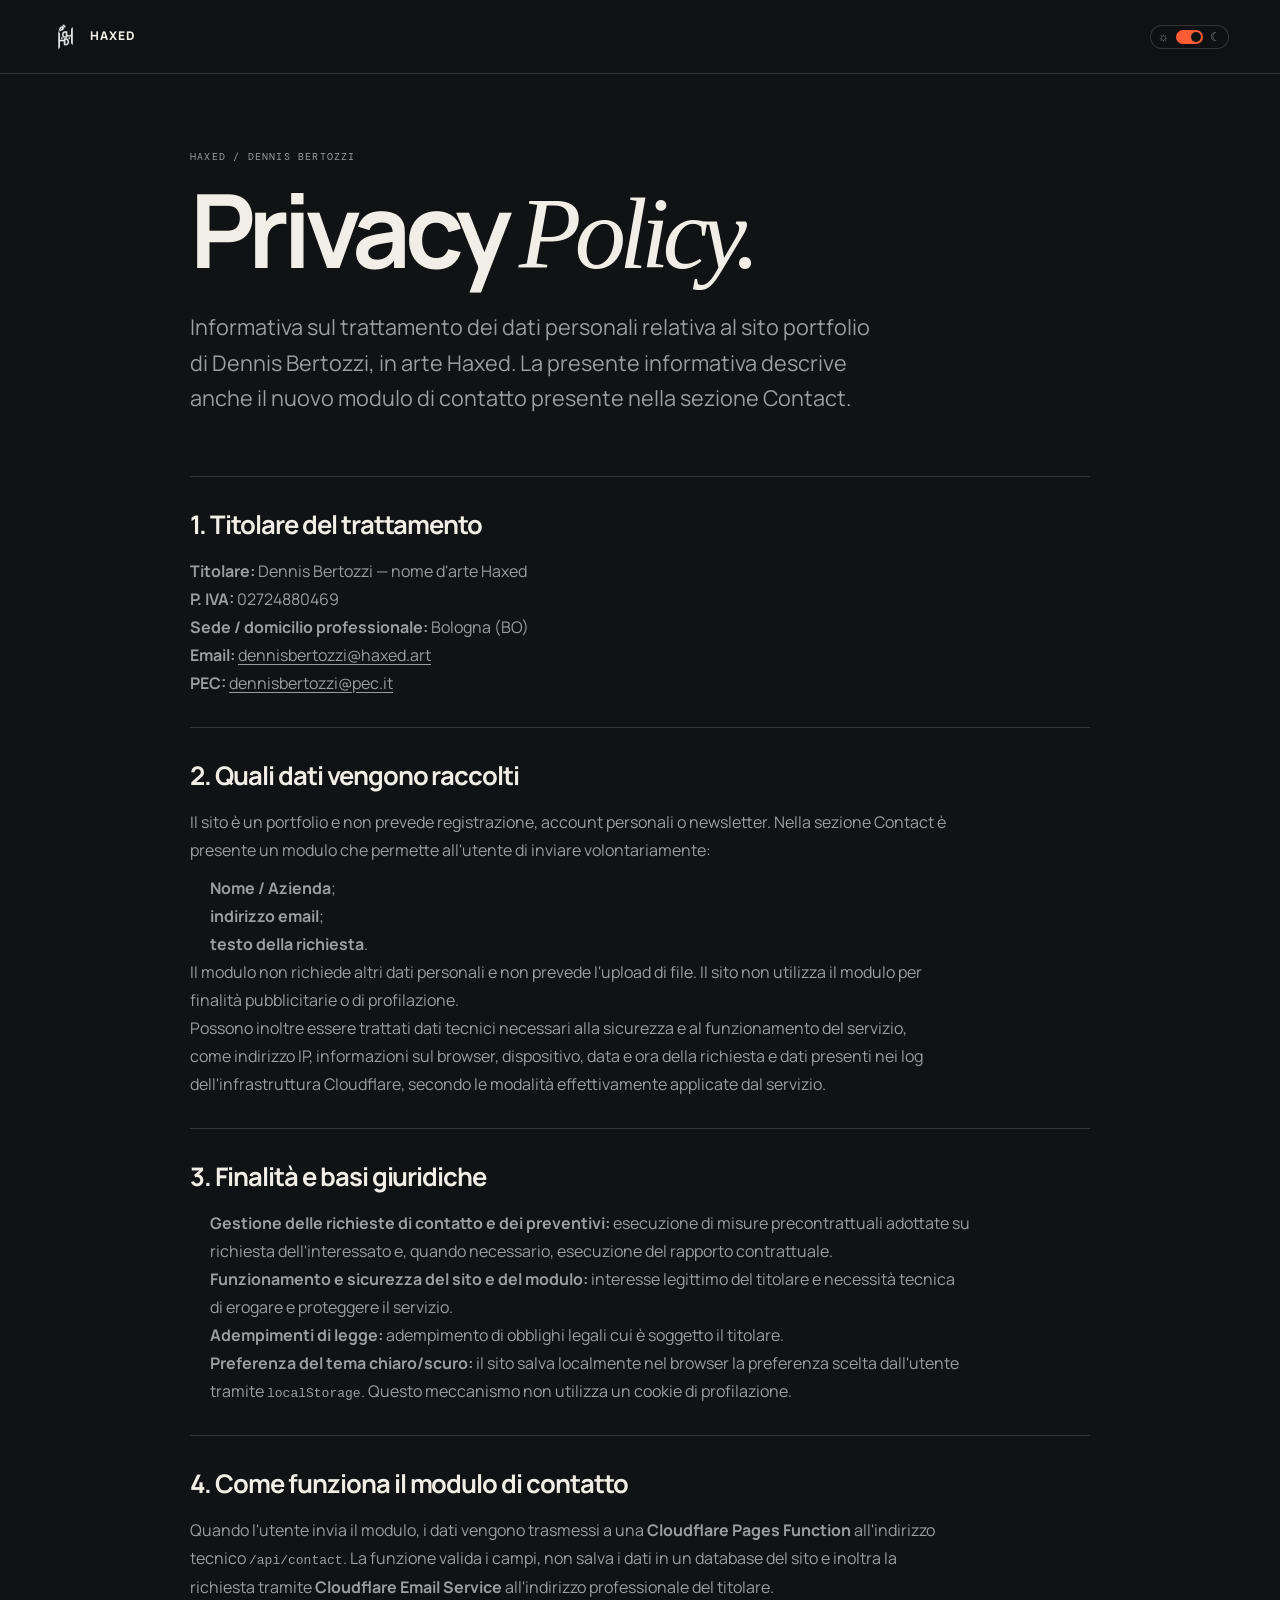
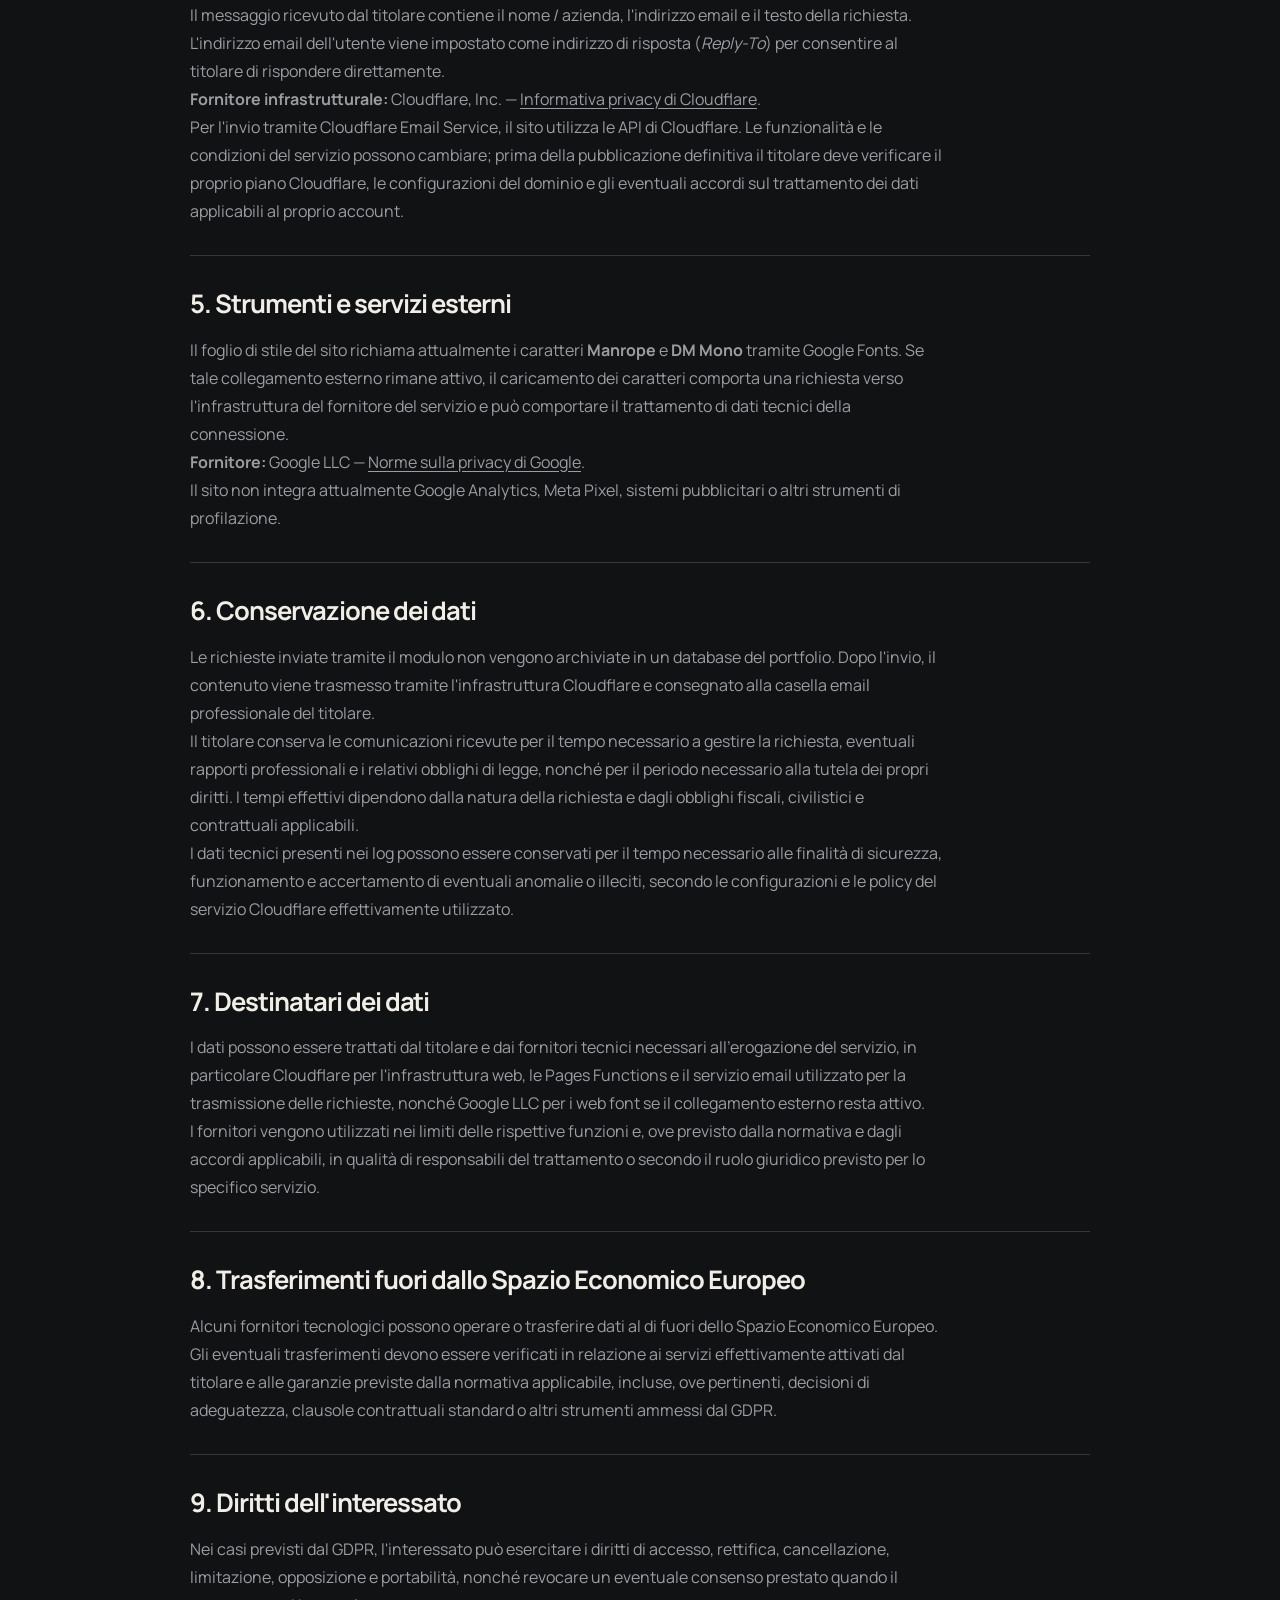
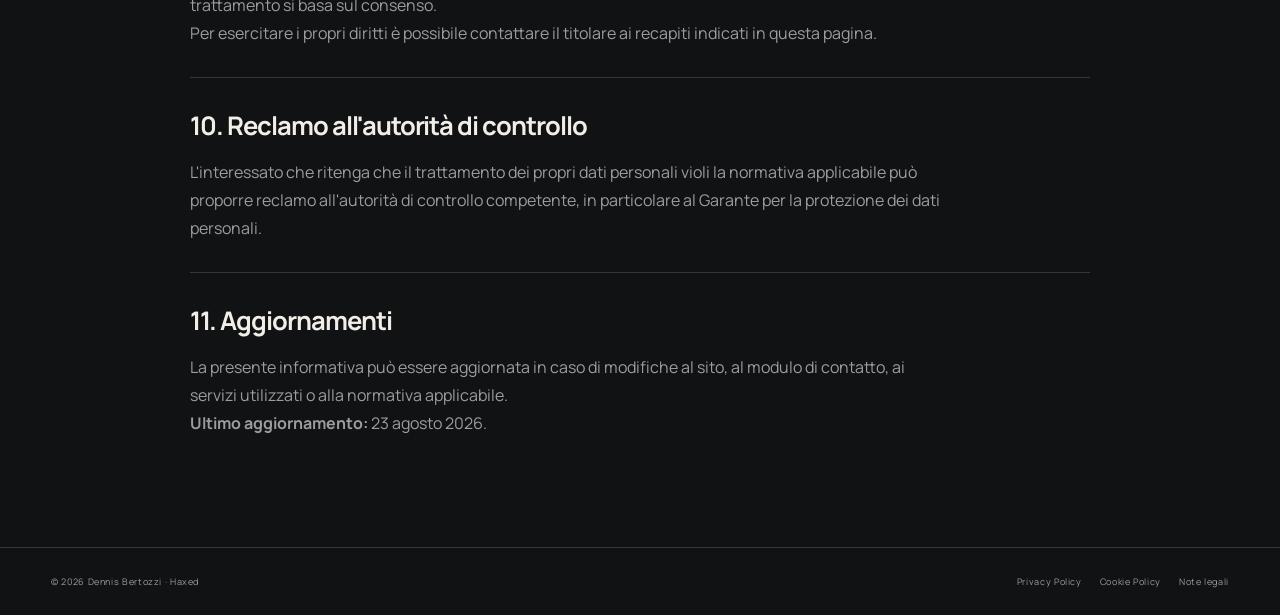
<file: privacy-policy.html>
<!doctype html>
<html lang="it">
<head>
  <meta charset="utf-8">
  <meta name="viewport" content="width=device-width, initial-scale=1">
  <meta name="description" content="Privacy Policy di Haxed — Dennis Bertozzi.">
  <title>Privacy Policy — HAXED</title>
  <link rel="icon" href="favicon.ico" sizes="any">
  <link rel="stylesheet" href="assets/css/reset.css">
  <link rel="stylesheet" href="assets/css/variables.css">
  <link rel="stylesheet" href="assets/css/main.css">
  <link rel="stylesheet" href="assets/css/mobile.css">
</head>
<body class="dark-mode legal-document">
  <header class="legal-header">
    <div class="brand" aria-label="Haxed">
      <span class="brand-logo-wrap" aria-hidden="true"><img class="brand-logo brand-logo-light" src="assets/img/branding/logo-black.png" alt=""><img class="brand-logo brand-logo-dark" src="assets/img/branding/logo-white.png" alt=""></span>
      <span>HAXED</span>
    </div>
    <button class="theme-toggle" type="button" aria-label="Passa alla white mode" aria-pressed="true" title="Passa alla white mode">
      <span class="theme-icon theme-sun">☼</span><span class="theme-track"><span class="theme-knob"></span></span><span class="theme-icon theme-moon">☾</span>
    </button>
  </header>

  <main class="legal-page">
    <article class="legal-wrap">
      <p class="legal-kicker">HAXED / DENNIS BERTOZZI</p>
      <h1>Privacy <em>Policy.</em></h1>
      <p class="legal-intro">Informativa sul trattamento dei dati personali relativa al sito portfolio di Dennis Bertozzi, in arte Haxed. La presente informativa descrive anche il nuovo modulo di contatto presente nella sezione Contact.</p>

      <section class="legal-section">
        <h2>1. Titolare del trattamento</h2>
        <p><strong>Titolare:</strong> Dennis Bertozzi — nome d'arte Haxed</p>
        <p><strong>P. IVA:</strong> 02724880469</p>
        <p><strong>Sede / domicilio professionale:</strong> Bologna (BO)</p>
        <p><strong>Email:</strong> <a href="mailto:dennisbertozzi@haxed.art">dennisbertozzi@haxed.art</a></p>
        <p><strong>PEC:</strong> <a href="mailto:dennisbertozzi@pec.it">dennisbertozzi@pec.it</a></p>
      </section>

      <section class="legal-section">
        <h2>2. Quali dati vengono raccolti</h2>
        <p>Il sito è un portfolio e non prevede registrazione, account personali o newsletter. Nella sezione Contact è presente un modulo che permette all'utente di inviare volontariamente:</p>
        <ul>
          <li><strong>Nome / Azienda</strong>;</li>
          <li><strong>indirizzo email</strong>;</li>
          <li><strong>testo della richiesta</strong>.</li>
        </ul>
        <p>Il modulo non richiede altri dati personali e non prevede l'upload di file. Il sito non utilizza il modulo per finalità pubblicitarie o di profilazione.</p>
        <p>Possono inoltre essere trattati dati tecnici necessari alla sicurezza e al funzionamento del servizio, come indirizzo IP, informazioni sul browser, dispositivo, data e ora della richiesta e dati presenti nei log dell'infrastruttura Cloudflare, secondo le modalità effettivamente applicate dal servizio.</p>
      </section>

      <section class="legal-section">
        <h2>3. Finalità e basi giuridiche</h2>
        <ul>
          <li><strong>Gestione delle richieste di contatto e dei preventivi:</strong> esecuzione di misure precontrattuali adottate su richiesta dell'interessato e, quando necessario, esecuzione del rapporto contrattuale.</li>
          <li><strong>Funzionamento e sicurezza del sito e del modulo:</strong> interesse legittimo del titolare e necessità tecnica di erogare e proteggere il servizio.</li>
          <li><strong>Adempimenti di legge:</strong> adempimento di obblighi legali cui è soggetto il titolare.</li>
          <li><strong>Preferenza del tema chiaro/scuro:</strong> il sito salva localmente nel browser la preferenza scelta dall'utente tramite <code>localStorage</code>. Questo meccanismo non utilizza un cookie di profilazione.</li>
        </ul>
      </section>

      <section class="legal-section">
        <h2>4. Come funziona il modulo di contatto</h2>
        <p>Quando l'utente invia il modulo, i dati vengono trasmessi a una <strong>Cloudflare Pages Function</strong> all'indirizzo tecnico <code>/api/contact</code>. La funzione valida i campi, non salva i dati in un database del sito e inoltra la richiesta tramite <strong>Cloudflare Email Service</strong> all'indirizzo professionale del titolare.</p>
        <p>Il messaggio ricevuto dal titolare contiene il nome / azienda, l'indirizzo email e il testo della richiesta. L'indirizzo email dell'utente viene impostato come indirizzo di risposta (<em>Reply-To</em>) per consentire al titolare di rispondere direttamente.</p>
        <p><strong>Fornitore infrastrutturale:</strong> Cloudflare, Inc. — <a href="https://www.cloudflare.com/privacypolicy/" target="_blank" rel="noopener noreferrer">Informativa privacy di Cloudflare</a>.</p>
        <p>Per l'invio tramite Cloudflare Email Service, il sito utilizza le API di Cloudflare. Le funzionalità e le condizioni del servizio possono cambiare; prima della pubblicazione definitiva il titolare deve verificare il proprio piano Cloudflare, le configurazioni del dominio e gli eventuali accordi sul trattamento dei dati applicabili al proprio account.</p>
      </section>

      <section class="legal-section">
        <h2>5. Strumenti e servizi esterni</h2>
        <p>Il foglio di stile del sito richiama attualmente i caratteri <strong>Manrope</strong> e <strong>DM Mono</strong> tramite Google Fonts. Se tale collegamento esterno rimane attivo, il caricamento dei caratteri comporta una richiesta verso l'infrastruttura del fornitore del servizio e può comportare il trattamento di dati tecnici della connessione.</p>
        <p><strong>Fornitore:</strong> Google LLC — <a href="https://policies.google.com/privacy?hl=it" target="_blank" rel="noopener noreferrer">Norme sulla privacy di Google</a>.</p>
        <p>Il sito non integra attualmente Google Analytics, Meta Pixel, sistemi pubblicitari o altri strumenti di profilazione.</p>
      </section>

      <section class="legal-section">
        <h2>6. Conservazione dei dati</h2>
        <p>Le richieste inviate tramite il modulo non vengono archiviate in un database del portfolio. Dopo l'invio, il contenuto viene trasmesso tramite l'infrastruttura Cloudflare e consegnato alla casella email professionale del titolare.</p>
        <p>Il titolare conserva le comunicazioni ricevute per il tempo necessario a gestire la richiesta, eventuali rapporti professionali e i relativi obblighi di legge, nonché per il periodo necessario alla tutela dei propri diritti. I tempi effettivi dipendono dalla natura della richiesta e dagli obblighi fiscali, civilistici e contrattuali applicabili.</p>
        <p>I dati tecnici presenti nei log possono essere conservati per il tempo necessario alle finalità di sicurezza, funzionamento e accertamento di eventuali anomalie o illeciti, secondo le configurazioni e le policy del servizio Cloudflare effettivamente utilizzato.</p>
      </section>

      <section class="legal-section">
        <h2>7. Destinatari dei dati</h2>
        <p>I dati possono essere trattati dal titolare e dai fornitori tecnici necessari all'erogazione del servizio, in particolare Cloudflare per l'infrastruttura web, le Pages Functions e il servizio email utilizzato per la trasmissione delle richieste, nonché Google LLC per i web font se il collegamento esterno resta attivo.</p>
        <p>I fornitori vengono utilizzati nei limiti delle rispettive funzioni e, ove previsto dalla normativa e dagli accordi applicabili, in qualità di responsabili del trattamento o secondo il ruolo giuridico previsto per lo specifico servizio.</p>
      </section>

      <section class="legal-section">
        <h2>8. Trasferimenti fuori dallo Spazio Economico Europeo</h2>
        <p>Alcuni fornitori tecnologici possono operare o trasferire dati al di fuori dello Spazio Economico Europeo. Gli eventuali trasferimenti devono essere verificati in relazione ai servizi effettivamente attivati dal titolare e alle garanzie previste dalla normativa applicabile, incluse, ove pertinenti, decisioni di adeguatezza, clausole contrattuali standard o altri strumenti ammessi dal GDPR.</p>
      </section>

      <section class="legal-section">
        <h2>9. Diritti dell'interessato</h2>
        <p>Nei casi previsti dal GDPR, l'interessato può esercitare i diritti di accesso, rettifica, cancellazione, limitazione, opposizione e portabilità, nonché revocare un eventuale consenso prestato quando il trattamento si basa sul consenso.</p>
        <p>Per esercitare i propri diritti è possibile contattare il titolare ai recapiti indicati in questa pagina.</p>
      </section>

      <section class="legal-section">
        <h2>10. Reclamo all'autorità di controllo</h2>
        <p>L'interessato che ritenga che il trattamento dei propri dati personali violi la normativa applicabile può proporre reclamo all'autorità di controllo competente, in particolare al Garante per la protezione dei dati personali.</p>
      </section>

      <section class="legal-section">
        <h2>11. Aggiornamenti</h2>
        <p>La presente informativa può essere aggiornata in caso di modifiche al sito, al modulo di contatto, ai servizi utilizzati o alla normativa applicabile.</p>
        <p><strong>Ultimo aggiornamento:</strong> 23 agosto 2026.</p>
      </section>
    </article>
  </main>

  <footer class="legal-footer">
    <span>© 2026 Dennis Bertozzi · Haxed</span>
    <nav aria-label="Pagine legali">
      <a href="privacy-policy.html">Privacy Policy</a>
      <a href="cookie-policy.html">Cookie Policy</a>
      <a href="note-legali.html">Note legali</a>
    </nav>
  </footer>
  <script src="assets/js/theme.js"></script>
</body>
</html>
</file>
<file: assets/css/variables.css>
:root {
  /* Original / white theme */
  --paper: #f1eee8;
  --paper-2: #e6e1d8;
  --ink: #101113;
  --muted: #6f706e;
  --line: rgba(16, 17, 19, .16);
  --line-light: rgba(255,255,255,.2);

  /* Accent */
  --orange: #ff5b35;
  --orange-dark: #d83d1c;
  --blue: #234dff;
  --black: #101113;

  /* Dark theme */
  --dark-paper: #111214;
  --dark-paper-2: #191b1f;
  --dark-ink: #f1eee8;
  --dark-muted: #9b9da1;
  --dark-line: rgba(241,238,232,.16);
  --dark-line-light: rgba(241,238,232,.2);

  --max: 1380px;
  --gutter: clamp(20px, 4vw, 64px);
  --ease: cubic-bezier(.2,.8,.2,1);
  --serif: Georgia, "Times New Roman", serif;
  --mono: "DM Mono", monospace;
  --sans: "Manrope", "Helvetica Neue", Helvetica, Arial, sans-serif;
}
</file>
<file: assets/css/main.css>
@import url("https://fonts.googleapis.com/css2?family=DM+Mono:wght@400;500&family=Manrope:wght@400;500;600;700;800&display=swap");

:root { --mono: "DM Mono", monospace; --sans: "Manrope", "Helvetica Neue", Helvetica, Arial, sans-serif; }

body {
  background: var(--paper);
  color: var(--ink);
  font-family: var(--sans);
  line-height: 1.4;
  overflow-x: hidden;
}

::selection { background: var(--orange); color: var(--paper); }

.scroll-progress {
  position: fixed;
  z-index: 100;
  left: 0;
  top: 0;
  width: 100%;
  height: 3px;
  background: transparent;
}
.scroll-progress span {
  display: block;
  width: 0;
  height: 100%;
  background: var(--orange);
  transform-origin: left;
}

.site-header {
  position: fixed;
  z-index: 50;
  top: 0;
  left: 0;
  width: 100%;
  padding: 22px var(--gutter);
  display: flex;
  align-items: center;
  justify-content: space-between;
  mix-blend-mode: multiply;
}
.header-left {
  display: flex;
  align-items: center;
  gap: 10px;
}
.brand {
  display: inline-flex;
  gap: 10px;
  align-items: center;
  font-size: 12px;
  font-weight: 800;
  letter-spacing: .08em;
}
.brand-logo-wrap {
  position: relative;
  display: block;
  width: 29px;
  height: 29px;
  flex: 0 0 29px;
}
.brand-logo {
  position: absolute;
  inset: 0;
  width: 100%;
  height: 100%;
  object-fit: contain;
  display: block;
}
.brand-logo-dark { display: none; }
.site-nav { display: flex; align-items: center; gap: 30px; font-family: var(--sans); font-size: 12px; font-weight: 600; letter-spacing: -.02em; }
.site-nav a { position: relative; }
.site-nav a:not(.nav-contact)::after {
  content: "";
  position: absolute;
  left: 0;
  right: 100%;
  bottom: -5px;
  height: 1px;
  background: currentColor;
  transition: right .35s var(--ease);
}
.site-nav a:not(.nav-contact):hover::after,
.site-nav a.active:not(.nav-contact)::after { right: 0; }
.nav-contact {
  padding: 10px 15px;
  background: var(--ink);
  color: var(--paper);
  border-radius: 999px;
  transition: transform .3s var(--ease), background .3s;
}
.nav-contact:hover { transform: translateY(-2px); background: var(--orange); color: var(--ink); }
.nav-contact span { margin-left: 10px; }
.menu-toggle { display: none; background: transparent; color: var(--ink); }

.hero {
  position: relative;
  height: 100svh;
  min-height: 100svh;
  box-sizing: border-box;
  padding: 140px var(--gutter) 0;
  overflow: hidden;
  background:
    linear-gradient(90deg, transparent 49.9%, rgba(16,17,19,.08) 50%, transparent 50.1%);
}
.hero-noise {
  position: absolute; inset: 0; opacity: .08; pointer-events: none;
  background-image: radial-gradient(rgba(16,17,19,.5) .6px, transparent .6px);
  background-size: 5px 5px;
  mask-image: linear-gradient(to bottom, #000, transparent 80%);
}
.hero-top {
  max-width: var(--max); margin: auto;
  display: flex; justify-content: space-between;
  font-family: var(--mono); font-size: 10px; letter-spacing: .08em;
}
.hero-grid {
  max-width: var(--max); margin: 65px auto 0;
  display: grid; grid-template-columns: 1.05fr .95fr; gap: 7vw;
  align-items: end;
}
.overline, .eyebrow, .project-type, .section-label, .frame-top, .frame-bottom,
.project-code, .contact-meta, .site-footer {
  font-family: var(--mono);
}
.overline { font-size: 10px; letter-spacing: .12em; }
.eyebrow {
  display: flex; align-items: center; gap: 9px;
  font-size: 10px; text-transform: uppercase; letter-spacing: .08em;
  color: var(--muted); margin-bottom: 25px;
}
.live-dot {
  width: 7px; height: 7px; border-radius: 50%; background: var(--orange);
  box-shadow: 0 0 0 5px rgba(255,91,53,.12);
}
.hero h1 {
  font-size: clamp(4.2rem, 9.2vw, 9.8rem);
  line-height: .84;
  letter-spacing: -.085em;
  font-weight: 700;
  max-width: 820px;
}
.hero h1 em, h2 em {
  font-family: var(--serif);
  font-weight: 400;
  letter-spacing: -.07em;
}
.hero h1 em { color: var(--orange); }
.hero-lead {
  max-width: 475px; margin: 34px 0 30px;
  font-size: clamp(15px, 1.3vw, 18px);
  color: #4e4f4d;
}
.text-link {
  display: inline-flex; gap: 16px; align-items: center;
  border-bottom: 1px solid var(--ink); padding-bottom: 8px;
  font-size: 12px; font-weight: 700;
}
.text-link span { transition: transform .3s var(--ease); }
.text-link:hover span { transform: translateY(4px); }

.hero-frame {
  position: relative;
  background: var(--ink);
  color: var(--paper);
  aspect-ratio: 1 / 1.06;
  min-height: 480px;
  padding: 15px;
  display: flex; flex-direction: column;
}
.frame-top, .frame-bottom {
  display: flex; justify-content: space-between;
  font-size: 9px; color: rgba(241,238,232,.55);
  letter-spacing: .08em;
}
.frame-art {
  position: relative; flex: 1; margin: 13px 0;
  overflow: hidden;
  background:
    radial-gradient(circle at 72% 30%, rgba(255,91,53,.8), transparent 19%),
    linear-gradient(145deg, #22252b 0%, #101113 44%, #373d49 100%);
}
.art-cross {
  position: absolute; width: 70%; height: 70%; left: 15%; top: 15%;
  border: 1px solid rgba(241,238,232,.3);
  transform: rotate(13deg);
}
.art-cross::before, .art-cross::after {
  content: ""; position: absolute; left: 50%; top: 0; height: 100%; width: 1px;
  background: rgba(241,238,232,.18); transform: rotate(45deg);
}
.art-cross::after { transform: rotate(-45deg); }
.art-word {
  position: absolute; left: 8%; bottom: 8%;
  font-size: clamp(2.8rem, 5vw, 5.5rem); line-height: .78;
  font-weight: 700; letter-spacing: -.08em;
}
.art-word span { color: var(--orange); font-family: var(--serif); font-weight: 400; }
.art-caption {
  position: absolute; right: 8%; top: 8%; writing-mode: vertical-rl;
  font-family: var(--mono); font-size: 8px; letter-spacing: .1em; opacity: .7;
}
.play-button {
  width: 30px; height: 30px; border-radius: 50%;
  background: var(--orange); color: var(--ink); font-size: 9px;
  cursor: pointer; transition: transform .3s var(--ease);
}
.play-button:hover { transform: scale(1.12); }

.hero-ticker {
  position: absolute;
  left: 0;
  right: 0;
  bottom: 0;
  width: 100%;
  height: 50px;
  overflow: hidden;
  border-top: 1px solid var(--line);
  background: var(--paper);
  z-index: 20;
}

.ticker-track {
  display: flex;
  width: max-content;
  min-width: max-content;
  height: 100%;
  align-items: center;
  animation: none;
  will-change: transform;
}

.ticker-set {
  display: flex;
  flex: 0 0 auto;
  width: max-content;
  align-items: center;
  gap: 26px;
  padding: 0 26px 0 0;
  white-space: nowrap;
}

.ticker-set span,
.ticker-set b {
  flex: 0 0 auto;
}

.ticker-track b {
  color: var(--orange);
  font-size: 14px;
}


.section { position: relative; padding: 150px var(--gutter); }
.section > * { max-width: var(--max); margin-left: auto; margin-right: auto; }
.section-label {
  display: flex; gap: 20px; align-items: center;
  font-size: 10px; letter-spacing: .08em; text-transform: uppercase;
  color: var(--muted); margin-bottom: 70px;
}
.section-label span:first-child { color: var(--orange); }

.work { background: var(--paper); }
.work-intro {
  display: grid; grid-template-columns: 1fr .55fr; gap: 8vw;
  align-items: end; margin-bottom: 80px;
}
.work-intro h2, .services-title h2, .process-head h2, .contact h2 {
  font-size: clamp(3.2rem, 7vw, 7.7rem);
  line-height: .86; letter-spacing: -.08em; font-weight: 700;
}
.work-intro h2 em, .services-title h2 em, .process-head h2 em, .contact h2 em { color: var(--orange); }
.work-intro p, .process-head p {
  max-width: 420px; color: var(--muted); font-size: 14px;
}
.project-list {
  display: grid; grid-template-columns: 1fr 1fr; gap: 80px 22px;
}
.project-wide { grid-column: 1 / -1; }
.project-visual {
  position: relative; min-height: 500px; overflow: hidden;
}
.project-half .project-visual { min-height: 600px; }
.visual-a { background: linear-gradient(130deg, #18202d, #5a6875 48%, #f05a38); }
.visual-b { background: linear-gradient(155deg, #d7d0c5, #7b827d 55%, #27312f); }
.visual-c { background: linear-gradient(140deg, #17181d, #423a67 54%, #d4a9ff); }
.visual-d { background: linear-gradient(155deg, #3c160e, #e65c36 53%, #f0b18f); }
.visual-shape {
  position: absolute; width: 58%; height: 68%; left: 21%; top: 16%;
  border: 1px solid rgba(255,255,255,.45);
  transform: rotate(-7deg);
  transition: transform .8s var(--ease), scale .8s var(--ease);
}
.visual-shape::after {
  content: ""; position: absolute; inset: 11%;
  border: 1px solid rgba(255,255,255,.35);
  transform: rotate(14deg);
}
.project:hover .visual-shape { transform: rotate(2deg) scale(1.06); }
.visual-number {
  position: absolute; left: 24px; bottom: 20px;
  color: rgba(255,255,255,.85); font-size: clamp(4rem, 8vw, 8rem);
  line-height: .7; letter-spacing: -.08em; font-weight: 700;
}
.project-code { position: absolute; top: 18px; left: 20px; color: rgba(255,255,255,.7); font-size: 9px; }

.project-visual img,
.project-visual video {
  width: 100%;
  height: 100%;
  min-height: inherit;
  object-fit: cover;
  display: block;
}
.project-visual.media-visual {
  background: #202126;
}

.project-info {
  display: flex; justify-content: space-between; align-items: end;
  padding: 18px 0 0; border-top: 1px solid var(--line);
}
.project-type { font-size: 9px; color: var(--muted); letter-spacing: .08em; }
.project h3 {
  margin-top: 7px; font-size: clamp(1.7rem, 3vw, 3.2rem);
  letter-spacing: -.07em; font-weight: 600;
}
.project-arrow {
  display: grid; place-items: center; width: 45px; height: 45px;
  border: 1px solid var(--line); border-radius: 50%;
  transition: all .35s var(--ease);
}
.project:hover .project-arrow { background: var(--orange); border-color: var(--orange); transform: rotate(45deg); }

.services { background: var(--black); color: var(--paper); }
.services .section-label { color: rgba(241,238,232,.55); }
.services-grid { display: grid; grid-template-columns: .85fr 1.15fr; gap: 10vw; }
.services-title h2 em { color: var(--orange); }
.service-stack { border-top: 1px solid var(--line-light); }
.service {
  display: grid; grid-template-columns: 45px 1fr 45px; gap: 20px;
  padding: 30px 0; border-bottom: 1px solid var(--line-light);
  align-items: start;
}
.service-num { font-family: var(--mono); color: var(--orange); font-size: 10px; }
.service h3 { font-size: clamp(1.8rem, 3vw, 3rem); letter-spacing: -.06em; font-weight: 500; }
.service p { max-width: 470px; margin-top: 10px; color: rgba(241,238,232,.55); font-size: 13px; }
.service-symbol {
  font-size: 25px; font-weight: 300; text-align: right;
  transition: transform .35s var(--ease), color .35s;
}
.service:hover .service-symbol { transform: rotate(90deg); color: var(--orange); }

.process { background: var(--paper); }
.process-head {
  display: grid; grid-template-columns: 1fr .55fr; gap: 8vw;
  align-items: end; margin-bottom: 80px;
}
.process-list { border-top: 1px solid var(--line); }
.process-item {
  display: grid; grid-template-columns: 90px 1fr 60px; gap: 25px;
  align-items: center; padding: 32px 0; border-bottom: 1px solid var(--line);
}
.process-num { font-family: var(--mono); font-size: 10px; color: var(--orange-dark); }
.process-item h3 { font-size: clamp(1.8rem, 3vw, 3rem); letter-spacing: -.06em; }
.process-item p { max-width: 500px; margin-top: 7px; color: var(--muted); font-size: 13px; }
.process-mark { font-size: 25px; text-align: right; transition: transform .35s var(--ease); }
.process-item:hover .process-mark { transform: translate(5px, 5px); color: var(--orange); }

.contact {
  min-height: 85svh; display: flex; flex-direction: column; justify-content: space-between;
  background: var(--orange); overflow: hidden;
}
.contact .section-label { color: rgba(16,17,19,.65); }
.contact-orbit {
  position: absolute; width: 65vw; height: 65vw; max-width: 900px; max-height: 900px;
  right: -20vw; bottom: -45vw; border: 1px solid rgba(16,17,19,.25);
  border-radius: 50%; pointer-events: none;
}
.contact-orbit::after {
  content: ""; position: absolute; inset: 12%; border: 1px solid rgba(16,17,19,.18); border-radius: 50%;
}
.contact-content { position: relative; }
.contact-content .overline { margin-bottom: 30px; }
.contact h2 em { color: var(--paper); }
.contact-mail {
  display: inline-flex; align-items: center; gap: 18px;
  margin-top: 55px; padding-bottom: 10px; border-bottom: 1px solid var(--ink);
  font-size: clamp(1.3rem, 3vw, 3rem); letter-spacing: -.05em;
}
.contact-mail span { transition: transform .3s var(--ease); }
.contact-mail:hover span { transform: translate(5px,-5px); }
.contact-meta {
  display: flex; justify-content: space-between; gap: 20px;
  font-size: 9px; letter-spacing: .08em; text-transform: uppercase;
}

 .site-footer {
  display: grid;
  grid-template-columns: minmax(240px, .9fr) minmax(420px, 1.6fr);
  gap: 42px;
  padding: 42px var(--gutter) 22px;
  background: var(--black);
  color: rgba(241,238,232,.58);
  font-size: 9px;
  letter-spacing: .07em;
}
.footer-identity { display: flex; flex-direction: column; gap: 18px; max-width: 360px; }
.footer-identity p { margin: 0; line-height: 1.7; color: rgba(241,238,232,.48); }
.footer-brand { display: inline-flex; align-items: center; gap: 11px; }
.footer-logo { width: 32px; height: 32px; object-fit: contain; flex: 0 0 32px; }
.footer-logo-dark { display: block; }
.footer-logo-light { display: none; }
.footer-brand > div { display: flex; flex-direction: column; gap: 4px; }
.footer-brand strong { color: var(--dark-ink); font-size: 12px; letter-spacing: .09em; }
.footer-brand span { font-size: 8px; letter-spacing: .08em; }
.footer-links { display: grid; grid-template-columns: repeat(3, minmax(0, 1fr)); gap: 28px; }
.footer-col { display: flex; flex-direction: column; gap: 8px; line-height: 1.45; }
.footer-label { color: var(--dark-ink); font-size: 8px; letter-spacing: .13em; margin-bottom: 5px; }
.footer-col a { color: inherit; transition: color .25s ease; }
.footer-col a:hover { color: var(--orange); }
.footer-col b { color: var(--orange); font-weight: 500; }
.footer-bottom { grid-column: 1 / -1; display: grid; grid-template-columns: 1fr 1fr auto; gap: 20px; padding-top: 16px; margin-top: 8px; border-top: 1px solid rgba(241,238,232,.12); align-items: center; }
.footer-bottom span:nth-child(2) { color: rgba(241,238,232,.35); }
.footer-bottom a { justify-self: end; color: rgba(241,238,232,.7); }

.reveal {
  opacity: 1;
  transform: none;
}
.reveal-enabled .reveal {
  opacity: 0;
  transform: translateY(30px);
  transition: opacity .8s var(--ease), transform .8s var(--ease);
}
.reveal-enabled .reveal.visible {
  opacity: 1;
  transform: none;
}
.reveal-delay { transition-delay: .12s; }

@media (prefers-reduced-motion: reduce) {
  html { scroll-behavior: auto; }
  *, *::before, *::after { animation-duration: .01ms !important; transition-duration: .01ms !important; }
  .reveal, .reveal-enabled .reveal { opacity: 1; transform: none; }
}

@media (max-width: 850px) {
  .hero {
    height: 100svh;
    min-height: 100svh;
  }

  .hero-ticker {
    height: 36px;
  }

  .ticker-set {
    gap: 20px;
    padding-right: 20px;
  }
  .site-header { padding: 16px var(--gutter); }
  .menu-toggle { display: flex; align-items: center; gap: 9px; font-family: var(--mono); font-size: 10px; cursor: pointer; }
  .menu-toggle i { width: 18px; height: 1px; background: currentColor; position: relative; }
  .menu-toggle i::after { content: ""; position: absolute; left: 0; top: 6px; width: 12px; height: 1px; background: currentColor; }
  .site-nav {
    position: fixed; inset: 60px 14px auto; display: grid; gap: 0;
    background: var(--paper); border: 1px solid var(--line); padding: 10px;
    transform: translateY(-15px); opacity: 0; pointer-events: none;
    transition: opacity .3s, transform .3s;
  }
  .site-nav.open { opacity: 1; transform: none; pointer-events: auto; }
  .site-nav a { padding: 14px 10px; border-bottom: 1px solid var(--line); }
  .site-nav .nav-contact { text-align: center; margin-top: 10px; border: 0; }
  .hero { padding-top: 110px; }
  .hero-grid, .work-intro, .services-grid, .process-head { grid-template-columns: 1fr; gap: 45px; }
  .hero-frame { min-height: 430px; }
  .project-list { grid-template-columns: 1fr; gap: 55px; }
  .project-wide, .project-half { grid-column: auto; }
  .project-visual, .project-half .project-visual { min-height: 430px; }
  .section { padding-top: 105px; padding-bottom: 105px; }
  .section-label { margin-bottom: 50px; }
  .contact { min-height: 75svh; }
  .contact-meta { flex-direction: column; }
}

@media (max-width: 520px) {
  .hero h1 { font-size: clamp(3.6rem, 18vw, 5.5rem); }
  .hero-frame { min-height: 380px; }
  .process-item { grid-template-columns: 35px 1fr; }
  .process-mark { display: none; }
  .service { grid-template-columns: 30px 1fr; }
  .service-symbol { display: none; }
  .project-visual, .project-half .project-visual { min-height: 360px; }
  .site-footer { grid-template-columns: 1fr; gap: 30px; }
  .footer-links { grid-template-columns: 1fr 1fr; }
  .footer-bottom { grid-template-columns: 1fr; }
  .footer-bottom a { justify-self: start; }
}


/* =========================================================
   THEME SYSTEM
   Base = original white/paper theme.
   .dark-mode = dark theme.
   ========================================================= */

html {
  color-scheme: light;
}

body {
  background: var(--paper);
  color: var(--ink);
  transition: background-color .4s var(--ease), color .4s var(--ease);
}

/* Paper texture — used across every light paper surface. */
body::before {
  content: "";
  position: fixed;
  z-index: 0;
  inset: 0;
  pointer-events: none;
  opacity: .28;
  background-image:
    linear-gradient(rgba(16,17,19,.035) 1px, transparent 1px),
    linear-gradient(90deg, rgba(16,17,19,.035) 1px, transparent 1px),
    radial-gradient(rgba(16,17,19,.12) .55px, transparent .55px);
  background-size: 48px 48px, 48px 48px, 7px 7px;
  mix-blend-mode: multiply;
}

main,
.site-footer {
  position: relative;
  z-index: 1;
}

/* Header: never blend with the page. */
.site-header {
  z-index: 100;
  mix-blend-mode: normal !important;
  color: var(--ink);
}

.site-header .brand,
.site-header .site-nav a,
.site-header .menu-toggle {
  color: var(--ink);
}

.site-header .nav-contact {
  background: var(--ink);
  color: var(--paper);
  border: 0;
}

.site-header .nav-contact:hover {
  background: var(--orange);
  color: var(--ink);
}

/* Theme toggle in the original white theme. */
.theme-toggle {
  position: relative;
  z-index: 110;
  display: inline-flex;
  align-items: center;
  gap: 7px;
  padding: 4px 7px;
  border: 1px solid var(--line);
  border-radius: 999px;
  background: rgba(241,238,232,.72);
  color: var(--ink);
  cursor: pointer;
  pointer-events: auto;
  appearance: none;
  -webkit-appearance: none;
  transition: background .35s var(--ease), border-color .35s, color .35s, transform .2s ease;
}
.theme-toggle:hover { border-color: var(--orange); }
.theme-toggle:active { transform: scale(.97); }
.theme-toggle:focus-visible { outline: 2px solid var(--orange); outline-offset: 3px; }

.theme-icon {
  font-family: Georgia, "Times New Roman", serif;
  font-size: 12px;
  line-height: 1;
  opacity: .55;
}
.theme-track {
  position: relative;
  width: 27px;
  height: 14px;
  border-radius: 999px;
  background: var(--ink);
}
.theme-knob {
  position: absolute;
  top: 2px;
  left: 2px;
  width: 10px;
  height: 10px;
  border-radius: 50%;
  background: var(--paper);
  transition: transform .45s var(--ease), background .35s;
}

/* ---------------- DARK ---------------- */
html:has(body.dark-mode) {
  color-scheme: dark;
}

body.dark-mode {
  background: var(--dark-paper);
  color: var(--dark-ink);
}

body.dark-mode::before {
  opacity: .20;
  background-image:
    linear-gradient(rgba(241,238,232,.035) 1px, transparent 1px),
    linear-gradient(90deg, rgba(241,238,232,.035) 1px, transparent 1px),
    radial-gradient(rgba(241,238,232,.10) .55px, transparent .55px);
  mix-blend-mode: screen;
}

/* Main surfaces */
body.dark-mode .hero,
body.dark-mode .work {
  background: var(--dark-paper);
  color: var(--dark-ink);
}

body.dark-mode .process {
  background: var(--dark-paper);
  color: var(--dark-ink);
}

body.dark-mode .services,
body.dark-mode .site-footer {
  background: #090a0c;
  color: var(--dark-ink);
}

body.dark-mode .contact {
  background: var(--orange);
  color: var(--ink);
}

/* Hero texture/vertical split */
body.dark-mode .hero {
  background-image:
    linear-gradient(90deg, transparent 49.9%, rgba(241,238,232,.08) 50%, transparent 50.1%);
}

body.dark-mode .hero-noise {
  opacity: .05;
  background-image: radial-gradient(rgba(241,238,232,.5) .6px, transparent .6px);
}

/* Header in dark mode — no black multiply effect. */
body.dark-mode .site-header {
  mix-blend-mode: normal !important;
  color: var(--dark-ink);
}

body.dark-mode .site-header .brand,
body.dark-mode .site-header .site-nav a,
body.dark-mode .site-header .menu-toggle {
  color: var(--dark-ink);
}

body.dark-mode .brand-logo-light { display: none; }
body.dark-mode .brand-logo-dark { display: block; }

body.dark-mode .site-header .nav-contact {
  background: var(--dark-ink);
  color: var(--dark-paper);
  border: 0;
}

body.dark-mode .site-header .nav-contact:hover {
  background: var(--orange);
  color: var(--ink);
}

/* Dark toggle */
body.dark-mode .theme-toggle {
  background: rgba(17,18,20,.88);
  border-color: var(--dark-line);
  color: var(--dark-ink);
}

body.dark-mode .theme-track {
  background: var(--orange);
}

body.dark-mode .theme-knob {
  transform: translateX(13px);
  background: var(--dark-paper);
}

/* Dark text hierarchy */
body.dark-mode .hero-lead,
body.dark-mode .work-intro p,
body.dark-mode .process-head p,
body.dark-mode .process-item p {
  color: var(--dark-muted);
}

body.dark-mode .project-type,
body.dark-mode .section-label {
  color: var(--dark-muted);
}

body.dark-mode .project-info,
body.dark-mode .process-list,
body.dark-mode .process-item {
  border-color: var(--dark-line);
}

body.dark-mode .project-arrow {
  border-color: var(--dark-line);
}

body.dark-mode .text-link {
  border-color: var(--dark-ink);
}

body.dark-mode .hero-ticker {
  background: var(--dark-paper);
  border-color: var(--dark-line);
}

body.dark-mode .service p,
body.dark-mode .services .section-label {
  color: rgba(241,238,232,.55);
}

body.dark-mode .site-footer {
  color: rgba(241,238,232,.55);
}

/* Mobile nav */
@media (max-width: 850px) {
  .site-nav {
    background: var(--paper);
    border: 1px solid var(--line);
  }

  body.dark-mode .site-nav {
    background: var(--dark-paper);
    border-color: var(--dark-line);
  }

  body.dark-mode .site-nav a {
    color: var(--dark-ink);
    border-color: var(--dark-line);
  }

  body.dark-mode .site-nav .nav-contact {
    background: var(--dark-ink);
    color: var(--dark-paper);
  }
}

/* Section separation: subtle, intentional, not boxed. */
body.dark-mode .work {
  border-top: 1px solid rgba(241,238,232,.07);
}
body.dark-mode .process {
  border-top: 1px solid rgba(241,238,232,.08);
}
body.dark-mode .services {
  border-top: 1px solid rgba(241,238,232,.06);
}

@media (prefers-reduced-motion: reduce) {
  body,
  .theme-toggle,
  .theme-knob {
    transition: none !important;
  }
}


/* Dark-mode CTA: orange at rest, cream on hover. */
body.dark-mode .site-header .nav-contact {
  background: var(--orange);
  color: var(--ink);
  border: 0;
}
body.dark-mode .site-header .nav-contact:hover {
  background: var(--dark-ink);
  color: var(--ink);
  transform: translateY(-2px);
}

/* White-mode CTA: original approved black -> orange interaction. */
body:not(.dark-mode) .site-header .nav-contact {
  background: var(--ink);
  color: var(--paper);
}
body:not(.dark-mode) .site-header .nav-contact:hover {
  background: var(--orange);
  color: var(--ink);
  transform: translateY(-2px);
}


/* =========================================================
   THEME VIEW TRANSITION
   The old and new pages remain visible during the switch.
   The new theme is revealed from the theme button, like a
   flexible page/wave opening across the viewport.
   ========================================================= */

:root {
  --theme-x: 50vw;
  --theme-y: 50vh;
  --theme-radius: 150vw;
}

/* Keep the document from flashing during the captured transition. */
::view-transition {
  background: transparent;
}

::view-transition-group(root) {
  animation-duration: 850ms;
  animation-timing-function: cubic-bezier(.16,.78,.18,1);
}

::view-transition-image-pair(root) {
  isolation: isolate;
}

/* The previous page stays fully visible underneath. */
::view-transition-old(root) {
  animation: theme-old-page 850ms cubic-bezier(.16,.78,.18,1) both;
}

/* The new page is revealed as a growing curved sheet. */
::view-transition-new(root) {
  animation: theme-new-page 850ms cubic-bezier(.16,.78,.18,1) both;
  clip-path: circle(0 at var(--theme-x) var(--theme-y));
}

/* Slight perspective/scale gives the edge a page-like feel without
   making the actual content disappear. */
@keyframes theme-old-page {
  0% {
    opacity: 1;
    transform: scale(1);
  }
  100% {
    opacity: 1;
    transform: scale(.985);
  }
}

@keyframes theme-new-page {
  0% {
    clip-path: circle(0 at var(--theme-x) var(--theme-y));
    transform: scale(1.018);
  }
  62% {
    clip-path: circle(var(--theme-radius) at var(--theme-x) var(--theme-y));
    transform: scale(1.006);
  }
  100% {
    clip-path: circle(var(--theme-radius) at var(--theme-x) var(--theme-y));
    transform: scale(1);
  }
}

/* A soft curved highlight follows the page edge via the snapshot itself;
   this keeps text/images intact rather than putting an opaque overlay on top. */
::view-transition-new(root) {
  filter: none;
}

@media (prefers-reduced-motion: reduce) {
  ::view-transition-old(root),
  ::view-transition-new(root),
  ::view-transition-group(root) {
    animation-duration: 1ms !important;
  }
}

/* =========================================================
   SCROLL SPAWN
   ========================================================= */

/* The page itself stays static. Only the individual components move. */
.reveal-enabled .reveal {
  opacity: 0;
  visibility: hidden;
  will-change: transform, opacity;
  transition:
    opacity 650ms cubic-bezier(.16,.78,.18,1),
    transform 900ms cubic-bezier(.16,.78,.18,1);
  transition-delay: var(--reveal-delay, 0ms);
}

.reveal-enabled .reveal[data-reveal-direction="left"] {
  transform: translate3d(-180px, 28px, 0) rotate(-2.5deg) scale(.94);
}

.reveal-enabled .reveal[data-reveal-direction="right"] {
  transform: translate3d(180px, 28px, 0) rotate(2.5deg) scale(.94);
}

.reveal-enabled .reveal.visible {
  opacity: 1;
  visibility: visible;
  transform: translate3d(0, 0, 0) rotate(0deg) scale(1);
}

/* The requested "Non faccio solo montaggio" section has no grid. */
.no-grid,
body.dark-mode .no-grid,
body:not(.dark-mode) .no-grid {
  background-image: none !important;
}

@media (pointer: coarse), (prefers-reduced-motion: reduce) {
  .cursor-orb {
    display: none;
  }
}

/* Cursor glow sits ABOVE section textures/grids, but BELOW content. */
.cursor-orb {
  isolation: isolate;
}

main,
.site-header,
.site-footer,
main *,
.site-header *,
.site-footer * {
  /* Keep content above the cursor light without affecting normal layout. */
  position: relative;
  z-index: 3;
}

.cursor-orb,
.cursor-orb::after {
  pointer-events: none !important;
}


/* =========================================================
   DEFINITIVE STACKING ORDER FOR CURSOR GLOW

   body background/textures: 0
   section backgrounds/pseudo-elements: 1
   cursor orb: 90
   actual content + fixed header: 100
   progress bar: 100
   ========================================================= */

.cursor-orb {
  z-index: 90 !important;
  pointer-events: none !important;
}

main,
.site-footer {
  position: relative;
  z-index: auto !important;
}

main > *,
.site-footer > * {
  position: relative;
  z-index: 100 !important;
}

.site-header {
  z-index: 100 !important;
}

.scroll-progress {
  z-index: 110 !important;
}

/* Never let a section's texture create a layer above the cursor. */
main section,
main section::before,
main section::after {
  z-index: auto;
}

main section > * {
  position: relative;
  z-index: 100;
}



/* =========================================================
   SECTION GRID
   Visible in both themes on the paper sections.
   Intentionally excluded from:
   - "Non faccio solo montaggio" (.services/.no-grid)
   - "Mandami il materiale" (.contact)
   ========================================================= */

.hero,
.work,
.process {
  position: relative;
}

.hero::before,
.work::before,
.process::before {
  content: "";
  position: absolute;
  inset: 0;
  z-index: 0;
  pointer-events: none;
  background-image:
    linear-gradient(rgba(16,17,19,.055) 1px, transparent 1px),
    linear-gradient(90deg, rgba(16,17,19,.055) 1px, transparent 1px),
    radial-gradient(rgba(16,17,19,.12) .55px, transparent .55px);
  background-size: 48px 48px, 48px 48px, 7px 7px;
  opacity: 1;
}

/* Keep every actual section element above its texture. */
.hero > *,
.work > *,
.process > * {
  position: relative;
  z-index: 2;
}

/* Dark grid: same structure, lighter lines/dots. */
body.dark-mode .hero::before,
body.dark-mode .work::before,
body.dark-mode .process::before {
  background-image:
    linear-gradient(rgba(241,238,232,.035) 1px, transparent 1px),
    linear-gradient(90deg, rgba(241,238,232,.035) 1px, transparent 1px),
    radial-gradient(rgba(241,238,232,.10) .55px, transparent .55px);
}

/* The services section remains deliberately grid-free. */
.services::before,
.no-grid::before,
.contact::before {
  display: none !important;
}

/* =========================================================
   CURSOR GLOW — ONLY ORANGE GLOW

   The mouse glow is 150px, above the grid/backgrounds and
   below all real content. No ambient/orbiting glows exist.
   ========================================================= */

.cursor-orb {
  position: fixed !important;
  left: 50vw;
  top: 50vh;
  width: 150px;
  height: 150px;
  transform: translate(-50%, -50%);
  border-radius: 50%;
  pointer-events: none !important;
  z-index: 50 !important;
  opacity: 0;
  background: radial-gradient(
    circle at 40% 38%,
    rgba(255, 166, 112, .30) 0%,
    rgba(255, 91, 53, .22) 18%,
    rgba(255, 91, 53, .11) 40%,
    rgba(255, 91, 53, 0) 72%
  );
  filter: blur(12px);
  transition: opacity .25s ease;
  will-change: left, top;
}

.cursor-orb::after {
  content: "";
  position: absolute;
  inset: -90px;
  border-radius: 50%;
  pointer-events: none;
  background: radial-gradient(
    circle,
    rgba(255, 91, 53, .065) 0%,
    rgba(255, 91, 53, .028) 32%,
    rgba(255, 91, 53, 0) 68%
  );
  filter: blur(28px);
}

.cursor-orb.is-visible {
  opacity: 1;
}

.cursor-orb.is-suppressed {
  opacity: 0 !important;
  visibility: hidden !important;
}

/* Grid/background stays below the glow. */
main > section {
  position: relative;
  z-index: auto !important;
}

/* Text, images, cards and controls stay above the glow. */
main > section > * {
  position: relative;
  z-index: 100 !important;
}

main > section .reveal,
main > section .hero-grid,
main > section .hero-top,
main > section .services-grid,
main > section .process-grid,
main > section .contact-content,
main > section .contact-meta {
  position: relative;
  z-index: 100 !important;
}

/* Header and progress stay above the glow. */
.site-header {
  z-index: 200 !important;
}

.scroll-progress {
  z-index: 210 !important;
}

/* These backgrounds remain completely clean. */
main > section.no-grid,
main > section.contact {
  --cursor-glow-disabled: 1;
}

/* Decorative hero texture remains a background layer. */
main > section .hero-noise {
  z-index: 0 !important;
}

@media (pointer: coarse), (prefers-reduced-motion: reduce) {
  .cursor-orb {
    display: none !important;
  }
}




/* TICKER — FINAL RESPONSIVE LAYOUT */
.hero { position: relative; min-height: 100dvh; }
.hero-ticker {
  position: absolute;
  left: 0;
  right: 0;
  bottom: clamp(60px, 7vh, 80px);
  width: 100%;
  height: 38px;
  min-height: 38px;
  overflow: hidden;
  border-top: 1px solid var(--line);
  background: var(--paper);
  z-index: 20;
}
.hero-ticker .ticker-track {
  display: flex;
  width: max-content;
  min-width: max-content;
  height: 100%;
  align-items: center;
  animation: none;
  will-change: transform;
}
body.dark-mode .hero-ticker { background: var(--dark-paper); color: var(--dark-ink); border-top-color: var(--dark-line); }
body.dark-mode .hero-ticker .ticker-set, body.dark-mode .hero-ticker .ticker-set span { color: var(--dark-ink); }
body.dark-mode .hero-ticker .ticker-track b { color: var(--orange); }

/* The track contains two identical sets. Moving exactly half its width
   makes the loop seamless and keeps the text visible across the whole viewport. */

@media (max-width: 850px) {
  .hero-ticker {
    bottom: clamp(42px, 6vh, 60px);
    height: 36px;
    min-height: 36px;
  }
}

/* =========================================================
   LEGAL / POLICY PAGES
   ========================================================= */
.legal-page {
  min-height: 100vh;
  padding: 150px var(--gutter) 80px;
  background: var(--paper);
  color: var(--ink);
}
.legal-wrap {
  width: min(900px, 100%);
  margin: 0 auto;
}
.legal-kicker {
  margin: 0 0 18px;
  font-family: var(--mono);
  font-size: 10px;
  letter-spacing: .12em;
  text-transform: uppercase;
  color: var(--muted);
}
.legal-page h1 {
  margin: 0 0 28px;
  font-size: clamp(3rem, 8vw, 7rem);
  line-height: .92;
  letter-spacing: -.065em;
}
.legal-page h1 em { font-family: var(--serif); font-weight: 400; }
.legal-intro {
  max-width: 700px;
  margin: 0 0 60px;
  font-size: clamp(1.05rem, 1.8vw, 1.35rem);
  line-height: 1.65;
  color: var(--muted);
}
.legal-section {
  padding: 30px 0;
  border-top: 1px solid var(--line);
}
.legal-section h2 {
  margin: 0 0 14px;
  font-size: clamp(1.25rem, 2vw, 1.8rem);
  letter-spacing: -.04em;
}
.legal-section h3 {
  margin: 22px 0 8px;
  font-size: 1rem;
}
.legal-section p,
.legal-section li {
  max-width: 760px;
  color: var(--muted);
  line-height: 1.75;
}
.legal-section ul {
  padding-left: 20px;
  margin: 10px 0 0;
}
.legal-section a { text-decoration: underline; text-underline-offset: 3px; }
.legal-note {
  margin-top: 18px;
  padding: 18px 20px;
  border: 1px solid var(--line);
  background: var(--paper-2);
  font-size: .92rem;
}
.legal-placeholder { color: var(--orange) !important; font-weight: 700; }
.legal-header {
  position: fixed;
  z-index: 50;
  top: 0;
  left: 0;
  width: 100%;
  padding: 22px var(--gutter);
  display: flex;
  align-items: center;
  justify-content: space-between;
  background: color-mix(in srgb, var(--paper) 88%, transparent);
  backdrop-filter: blur(12px);
  border-bottom: 1px solid var(--line);
}
.legal-header .brand { color: var(--ink); }
.legal-header .legal-home {
  font-family: var(--mono);
  font-size: 10px;
  letter-spacing: .08em;
  text-transform: uppercase;
  color: var(--muted);
}
.legal-header .legal-home:hover { color: var(--orange); }
.legal-footer {
  padding: 28px var(--gutter);
  border-top: 1px solid var(--line);
  display: flex;
  justify-content: space-between;
  gap: 20px;
  font-size: 9px;
  letter-spacing: .07em;
  color: var(--muted);
}
.legal-footer nav { display: flex; flex-wrap: wrap; gap: 18px; }
.legal-footer a:hover { color: var(--orange); }
body.dark-mode .legal-page { background: var(--dark-paper); color: var(--dark-ink); }
body.dark-mode .legal-page .legal-kicker,
body.dark-mode .legal-page .legal-intro,
body.dark-mode .legal-page .legal-section p,
body.dark-mode .legal-page .legal-section li { color: var(--dark-muted); }
body.dark-mode .legal-section { border-color: var(--dark-line); }
body.dark-mode .legal-note { background: var(--dark-paper-2); border-color: var(--dark-line); }
body.dark-mode .legal-header {
  background: color-mix(in srgb, var(--dark-paper) 88%, transparent);
  border-color: var(--dark-line);
}
body.dark-mode .legal-header .brand { color: var(--dark-ink); }
body.dark-mode .legal-header .legal-home,
body.dark-mode .legal-footer { color: var(--dark-muted); }
body.dark-mode .legal-footer { border-color: var(--dark-line); }
@media (max-width: 700px) {
  .legal-page { padding-top: 125px; padding-bottom: 55px; }
  .legal-footer { flex-direction: column; }
  .legal-header { padding: 16px var(--gutter); }
}
</file>
<file: assets/css/mobile.css>
/* HAXED — dedicated smartphone layout */

/* Contact form — shared styles */
.contact-form {
  width: min(100%, 860px);
  margin-top: 46px;
  display: grid;
  gap: 18px;
}
.contact-form-grid {
  display: grid;
  grid-template-columns: 1fr 1fr;
  gap: 18px;
}
.contact-field {
  display: grid;
  gap: 9px;
  min-width: 0;
}
.contact-field > span {
  font-family: var(--mono);
  font-size: 9px;
  letter-spacing: .08em;
  text-transform: uppercase;
  color: rgba(16,17,19,.7);
}
.contact-field input,
.contact-field textarea {
  width: 100%;
  box-sizing: border-box;
  border: 0;
  border-bottom: 1px solid rgba(16,17,19,.42);
  border-radius: 0;
  padding: 12px 0 13px;
  background: transparent;
  color: var(--ink);
  font: 500 15px/1.45 var(--sans);
  outline: none;
  resize: vertical;
  transition: border-color .25s ease;
}
.contact-field textarea { min-height: 130px; }
.contact-field input::placeholder,
.contact-field textarea::placeholder { color: rgba(16,17,19,.48); }
.contact-field input:focus,
.contact-field textarea:focus { border-color: var(--ink); }
.contact-form-bottom {
  display: flex;
  align-items: end;
  justify-content: space-between;
  gap: 24px;
  margin-top: 4px;
}
.contact-form-note {
  max-width: 430px;
  margin: 0;
  color: rgba(16,17,19,.65);
  font-size: 10px;
  line-height: 1.5;
}
.contact-form-note a { text-decoration: underline; text-underline-offset: 3px; }
.contact-submit {
  display: inline-flex;
  align-items: center;
  gap: 16px;
  flex: 0 0 auto;
  border: 1px solid var(--ink);
  border-radius: 999px;
  padding: 12px 17px;
  background: var(--ink);
  color: var(--paper);
  font: 700 11px/1 var(--sans);
  cursor: pointer;
  transition: background .25s ease, color .25s ease, transform .25s ease;
}
.contact-submit:hover { background: var(--paper); color: var(--ink); transform: translateY(-2px); }
.contact-submit:disabled { opacity: .55; cursor: wait; transform: none; }
.contact-submit span { transition: transform .25s ease; }
.contact-submit:hover span { transform: translate(3px,-3px); }
.contact-form-status {
  min-height: 18px;
  margin: 0;
  font-family: var(--mono);
  font-size: 9px;
  letter-spacing: .03em;
}
.contact-form-status.is-success { color: #17663d; }
.contact-form-status.is-error { color: #8d2e1f; }
.contact-form-status.is-loading { color: rgba(16,17,19,.65); }
.contact-honeypot { position: absolute !important; left: -10000px !important; width: 1px !important; height: 1px !important; opacity: 0 !important; pointer-events: none !important; }

/* Floating price list */
.pricing-trigger {
  position: fixed;
  z-index: 85;
  top: 50%;
  right: 0;
  transform: translateY(-50%);
  writing-mode: vertical-rl;
  text-orientation: mixed;
  border: 1px solid var(--line);
  border-right: 0;
  border-radius: 12px 0 0 12px;
  padding: 15px 10px;
  background: color-mix(in srgb, var(--paper) 72%, transparent);
  color: var(--ink);
  backdrop-filter: blur(12px);
  -webkit-backdrop-filter: blur(12px);
  font: 500 10px/1 var(--mono);
  letter-spacing: .12em;
  text-transform: uppercase;
  cursor: pointer;
  transition: background .25s ease, color .25s ease, padding .25s ease;
}
.pricing-trigger:hover,
.pricing-trigger[aria-expanded="true"] {
  background: var(--orange);
  color: var(--ink);
  padding-right: 13px;
}
.pricing-panel {
  position: fixed;
  inset: 0;
  z-index: 90;
  display: grid;
  place-items: center;
  padding: 30px;
  background: rgba(0,0,0,.18);
  opacity: 0;
  visibility: hidden;
  pointer-events: none;
  transition: opacity .25s ease, visibility .25s ease;
}
.pricing-panel.is-open {
  opacity: 1;
  visibility: visible;
  pointer-events: auto;
}
.pricing-card {
  width: min(680px, 100%);
  max-height: min(78svh, 760px);
  overflow: auto;
  box-sizing: border-box;
  padding: 30px;
  background: color-mix(in srgb, var(--paper) 88%, transparent);
  color: var(--ink);
  border: 1px solid var(--line);
  border-radius: 18px;
  box-shadow: 0 24px 80px rgba(0,0,0,.18);
  backdrop-filter: blur(24px) saturate(120%);
  -webkit-backdrop-filter: blur(24px) saturate(120%);
  transform: translateY(18px) scale(.98);
  transition: transform .3s var(--ease);
}
.pricing-panel.is-open .pricing-card { transform: translateY(0) scale(1); }
.pricing-head {
  display: flex;
  justify-content: space-between;
  align-items: start;
  gap: 25px;
  padding-bottom: 24px;
  border-bottom: 1px solid var(--line);
}
.pricing-kicker {
  margin: 0 0 9px;
  font: 9px/1 var(--mono);
  letter-spacing: .1em;
  text-transform: uppercase;
  color: var(--orange-dark);
}
.pricing-title {
  margin: 0;
  font-size: clamp(2.5rem, 6vw, 4.8rem);
  line-height: .88;
  letter-spacing: -.08em;
}
.pricing-title em { font-family: var(--serif); font-weight: 400; color: var(--orange); }
.pricing-close {
  display: grid;
  place-items: center;
  width: 38px;
  height: 38px;
  flex: 0 0 38px;
  border: 1px solid var(--line);
  border-radius: 50%;
  background: transparent;
  color: var(--ink);
  font-size: 20px;
  cursor: pointer;
}
.pricing-list { margin-top: 4px; }
.pricing-item {
  display: grid;
  grid-template-columns: 1fr auto;
  gap: 20px;
  padding: 20px 0;
  border-bottom: 1px solid var(--line);
}
.pricing-item:last-child { border-bottom: 0; }
.pricing-item h3 { margin: 0; font-size: 17px; letter-spacing: -.035em; }
.pricing-item p { margin: 6px 0 0; max-width: 470px; color: var(--muted); font-size: 11px; line-height: 1.5; }
.pricing-price { align-self: start; white-space: nowrap; font: 500 11px/1 var(--mono); color: var(--orange-dark); }
.pricing-note {
  margin: 18px 0 0;
  color: var(--muted);
  font: 9px/1.55 var(--mono);
  letter-spacing: .01em;
}

body.pricing-open { overflow: hidden; }

@media (max-width: 850px) {
  :root { --gutter: 18px; }
  html, body { width: 100%; max-width: 100%; overflow-x: hidden; }

  .site-header {
    position: fixed !important;
    top: 0 !important;
    left: 0 !important;
    right: 0 !important;
    width: 100%;
    box-sizing: border-box;
    padding: 9px 18px;
    min-height: 54px;
  }
  .header-left { gap: 8px; min-width: 0; }
  .brand { gap: 7px; font-size: 11px; }
  .brand-logo-wrap { width: 25px; height: 25px; flex-basis: 25px; }
  .theme-toggle { gap: 5px; padding: 3px 5px; }
  .theme-track { width: 25px; height: 13px; }
  .theme-knob { width: 9px; height: 9px; }
  body.dark-mode .theme-knob { transform: translateX(12px); }
  .menu-toggle { flex-shrink: 0; padding: 6px 0; }
  .site-nav { inset: 58px 14px auto; max-height: calc(100svh - 75px); overflow-y: auto; }

  .hero {
    height: auto;
    min-height: 100svh;
    padding: 70px var(--gutter) 72px;
    overflow: hidden;
  }
  .hero-top { font-size: 8px; gap: 12px; }
  .hero-top .overline { max-width: 70%; line-height: 1.35; }
  .hero-grid { margin-top: 34px; gap: 34px; }
  .hero-copy { min-width: 0; }
  .eyebrow { margin-bottom: 18px; font-size: 8px; gap: 7px; }
  .live-dot { width: 6px; height: 6px; flex: 0 0 6px; }
  .hero h1 { max-width: 100%; font-size: clamp(3.25rem, 17.5vw, 5.5rem); line-height: .86; letter-spacing: -.075em; }
  .hero-lead { max-width: 100%; margin: 25px 0 24px; font-size: 14px; line-height: 1.55; }
  .text-link { gap: 12px; font-size: 11px; }
  .hero-frame { width: 100%; min-height: 0; aspect-ratio: 1 / 1.04; padding: 11px; }
  .frame-art { margin: 10px 0; }
  .art-word { font-size: clamp(2.5rem, 14vw, 4.5rem); }
  .art-caption { font-size: 7px; }
  .hero-ticker { height: 36px; }
  .ticker-set { gap: 18px; padding-right: 18px; }
  .ticker-track b { font-size: 12px; }

  .section { padding: 90px var(--gutter); }
  .section-label { gap: 13px; margin-bottom: 42px; font-size: 8px; }
  .work-intro, .process-head { gap: 28px; margin-bottom: 55px; }
  .work-intro h2, .services-title h2, .process-head h2, .contact h2 { font-size: clamp(3rem, 15.5vw, 5.2rem); line-height: .88; }
  .work-intro p, .process-head p { max-width: 100%; font-size: 13px; line-height: 1.6; }
  .project-list { gap: 48px; }
  .project-visual, .project-half .project-visual { min-height: 0; height: auto; aspect-ratio: 1 / 1.02; }
  .visual-number { left: 17px; bottom: 17px; font-size: clamp(4rem, 20vw, 7rem); }
  .project-code { top: 14px; left: 15px; font-size: 8px; }
  .project-info { padding-top: 14px; gap: 12px; }
  .project h3 { font-size: clamp(1.55rem, 8vw, 2.4rem); }
  .project-type { font-size: 8px; }
  .project-arrow { width: 38px; height: 38px; flex: 0 0 38px; }

  .services-grid { gap: 48px; }
  .service { grid-template-columns: 28px minmax(0, 1fr); gap: 12px; padding: 23px 0; }
  .service h3 { font-size: clamp(1.65rem, 8vw, 2.5rem); }
  .service p { max-width: 100%; font-size: 12px; line-height: 1.55; }
  .process-item { grid-template-columns: 30px minmax(0, 1fr); gap: 15px; padding: 25px 0; }
  .process-item h3 { font-size: clamp(1.65rem, 8vw, 2.5rem); }
  .process-item p { font-size: 12px; line-height: 1.55; }

  .contact { min-height: 72svh; padding-top: 90px; padding-bottom: 35px; }
  .contact-content .overline { margin-bottom: 22px; }
  .contact-form { margin-top: 30px; gap: 16px; }
  .contact-form-grid { grid-template-columns: 1fr; gap: 16px; }
  .contact-field input,
  .contact-field textarea { font-size: 14px; }
  .contact-field textarea { min-height: 115px; }
  .contact-form-bottom { align-items: stretch; flex-direction: column; gap: 17px; }
  .contact-submit { align-self: flex-start; }
  .contact-form-note { max-width: 100%; font-size: 9px; }
  .contact-form-status { font-size: 8px; }
  .contact-meta { gap: 8px; font-size: 8px; }
  .contact-orbit { width: 125vw; height: 125vw; right: -55vw; bottom: -70vw; }

  .site-footer { grid-template-columns: 1fr; gap: 30px; padding: 34px var(--gutter) 18px; }
  .footer-identity { max-width: none; }
  .footer-links { grid-template-columns: 1fr; gap: 25px; }
  .footer-col { gap: 7px; font-size: 9px; }
  .footer-bottom { grid-template-columns: 1fr; gap: 9px; align-items: start; }
  .footer-bottom a { justify-self: start; }

  .pricing-trigger { padding: 13px 8px; font-size: 9px; border-radius: 10px 0 0 10px; }
  .pricing-card { padding: 22px 18px; border-radius: 16px; max-height: 82svh; }
  .pricing-head { padding-bottom: 18px; }
  .pricing-title { font-size: clamp(2.25rem, 12vw, 4rem); }
  .pricing-item { grid-template-columns: minmax(0, 1fr) auto; gap: 12px; padding: 17px 0; }
  .pricing-item h3 { font-size: 15px; }
  .pricing-item p { font-size: 10px; }
  .pricing-price { font-size: 10px; }
}

@media (max-width: 520px) {
  .site-header { padding-left: 14px; padding-right: 14px; }
  .hero { padding-left: 14px; padding-right: 14px; padding-top: 66px; padding-bottom: 70px; }
  .hero-grid { margin-top: 30px; gap: 30px; }
  .hero h1 { font-size: clamp(3rem, 17.8vw, 4.7rem); }
  .hero-frame { aspect-ratio: 1 / .98; }
  .section { padding-left: 14px; padding-right: 14px; padding-top: 78px; padding-bottom: 78px; }
  .section-label { margin-bottom: 34px; }
  .work-intro, .process-head { margin-bottom: 45px; }
  .work-intro h2, .services-title h2, .process-head h2, .contact h2 { font-size: clamp(2.75rem, 15.5vw, 4.5rem); }
  .project-list { gap: 42px; }
  .project-visual, .project-half .project-visual { aspect-ratio: 1 / 1; }
  .project-info { align-items: center; }
  .project-arrow { width: 34px; height: 34px; flex-basis: 34px; font-size: 12px; }
  .contact { min-height: 78svh; }
  .site-footer { padding-left: 14px; padding-right: 14px; }
  .pricing-panel { padding: 14px; }
  .pricing-card { padding: 19px 15px; }
}

@media (hover: none) {
  .project:hover .visual-shape, .project:hover .project-arrow, .service:hover .service-symbol, .process-item:hover .process-mark, .play-button:hover, .nav-contact:hover, .contact-submit:hover { transform: none; }
  .pricing-trigger:hover { background: color-mix(in srgb, var(--paper) 72%, transparent); color: var(--ink); padding-right: 8px; }
}
</file>
<file: assets/css/header-fix.css>
/* HAXED — compact mobile header + translucent scroll surface */

.site-header {
  transition:
    background-color .25s ease,
    border-color .25s ease,
    box-shadow .25s ease,
    backdrop-filter .25s ease,
    -webkit-backdrop-filter .25s ease;
  mix-blend-mode: normal;
}

/* Desktop: keep the header lightweight while scrolling. */
.site-header.is-scrolled {
  background: rgba(241, 238, 232, .68);
  border-bottom: 1px solid rgba(16, 17, 19, .12);
  box-shadow: 0 8px 24px rgba(16, 17, 19, .06);
  backdrop-filter: blur(14px) saturate(115%);
  -webkit-backdrop-filter: blur(14px) saturate(115%);
}

body.dark-mode .site-header.is-scrolled {
  background: rgba(17, 18, 20, .62);
  border-bottom-color: rgba(241, 238, 232, .12);
  box-shadow: 0 8px 24px rgba(0, 0, 0, .18);
  backdrop-filter: blur(16px) saturate(120%);
  -webkit-backdrop-filter: blur(16px) saturate(120%);
}

/* Medium desktop: preserve the intended composition on 1080p displays.
   The original 1380px content cap made the hero visually too small at
   common 1920/2048px desktop widths compared with the 2K reference. */
@media (min-width: 851px) and (max-width: 2200px) {
  :root {
    --max: 1600px;
    --gutter: clamp(28px, 3vw, 52px);
  }

  .hero-grid {
    gap: clamp(48px, 5vw, 110px);
    margin-top: clamp(45px, 3vw, 65px);
  }

  .hero h1 {
    font-size: clamp(5rem, 8.5vw, 9.8rem);
  }

  .hero-frame {
    min-height: 0;
    height: clamp(430px, 38vw, 600px);
  }
}

/* Short desktop viewports (1080p and similar): use the available vertical
   space instead of leaving the hero artwork undersized and over-centered. */
@media (min-width: 851px) and (max-height: 1150px) {
  .hero {
    padding-top: 112px;
  }

  .hero-grid {
    margin-top: 42px;
  }

  .hero-frame {
    height: min(58vh, 560px);
  }

  .hero-lead {
    margin-top: 28px;
    margin-bottom: 24px;
  }

  .hero-ticker {
    height: 44px;
  }
}

@media (max-width: 850px) {
  /* The previous mobile header inherited a very large vertical box.
     Give it an explicit compact height so it never covers the page. */
  .site-header {
    position: fixed !important;
    top: env(safe-area-inset-top, 0px) !important;
    left: 0 !important;
    right: 0 !important;
    width: 100% !important;
    height: 56px !important;
    min-height: 56px !important;
    max-height: 56px !important;
    box-sizing: border-box;
    padding: 0 16px !important;
    display: flex !important;
    align-items: center !important;
    justify-content: space-between !important;
    gap: 12px;
    z-index: 80;
    background: transparent;
    border-bottom: 1px solid transparent;
    box-shadow: none;
    transform: translateZ(0);
  }

  .site-header.is-scrolled {
    background: rgba(17, 18, 20, .56);
    border-bottom-color: rgba(241, 238, 232, .10);
    box-shadow: 0 6px 22px rgba(0, 0, 0, .14);
    backdrop-filter: blur(15px) saturate(125%);
    -webkit-backdrop-filter: blur(15px) saturate(125%);
  }

  body:not(.dark-mode) .site-header.is-scrolled {
    background: rgba(241, 238, 232, .56);
    border-bottom-color: rgba(16, 17, 19, .10);
    box-shadow: 0 6px 22px rgba(16, 17, 19, .08);
  }

  .header-left {
    height: 100%;
    min-width: 0;
    flex: 1 1 auto;
    display: flex;
    align-items: center;
    gap: 10px;
  }

  .brand {
    gap: 8px;
    flex: 0 0 auto;
    font-size: 12px;
    line-height: 1;
  }

  .brand-logo-wrap {
    width: 25px;
    height: 25px;
    flex: 0 0 25px;
  }

  .theme-toggle {
    margin: 0;
    flex: 0 0 auto;
  }

  .menu-toggle {
    display: inline-flex !important;
    align-items: center;
    justify-content: flex-end;
    gap: 12px;
    flex: 0 0 auto;
    margin: 0;
    padding: 8px 0 !important;
    background: transparent;
    color: var(--ink);
  }

  /* Keep the navigation panel below the compact header. */
  .site-nav {
    top: 64px !important;
    inset-inline: 14px !important;
    max-height: calc(100svh - 78px);
  }

  /* Reserve only the space actually needed by the compact header. */
  .hero {
    padding-top: 82px !important;
  }
}

@media (max-width: 520px) {
  .site-header {
    height: 52px !important;
    min-height: 52px !important;
    max-height: 52px !important;
    padding: 0 14px !important;
    gap: 9px;
  }

  .brand-logo-wrap {
    width: 24px;
    height: 24px;
    flex-basis: 24px;
  }

  .header-left { gap: 8px; }

  .hero {
    padding-top: 76px !important;
  }
}

@media (prefers-reduced-transparency: reduce) {
  .site-header.is-scrolled {
    backdrop-filter: none;
    -webkit-backdrop-filter: none;
    background: rgba(17, 18, 20, .90);
  }

  body:not(.dark-mode) .site-header.is-scrolled {
    background: rgba(241, 238, 232, .90);
  }
}
</file>
